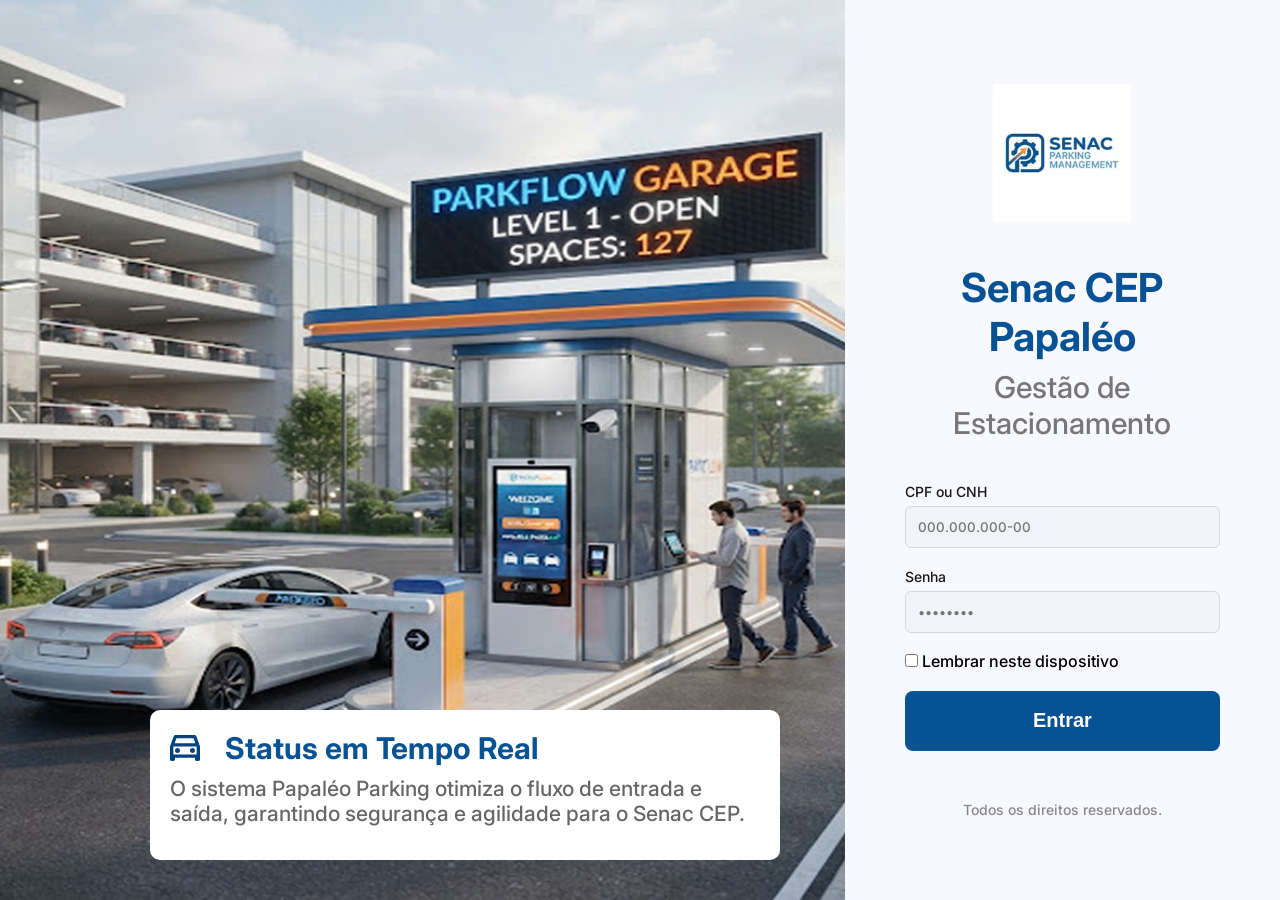
<file: index.html>
<!doctype html>
<html lang="pt-br">
  <head>
    <meta charset="UTF-8" />
    <title>Senac Parking</title>
    <link rel="stylesheet" href="css/style.css" />
    <link rel="stylesheet" href="css/login.css" />

    <link rel="preconnect" href="https://fonts.googleapis.com" />
    <link rel="preconnect" href="https://fonts.gstatic.com" crossorigin />
    <link
      href="https://fonts.googleapis.com/css2?family=Inter:ital,opsz,wght@0,14..32,100..900;1,14..32,100..900&family=Jockey+One&family=Poppins:ital,wght@0,100;0,200;0,300;0,400;0,500;0,600;0,700;0,800;0,900;1,100;1,200;1,300;1,400;1,500;1,600;1,700;1,800;1,900&display=swap"
      rel="stylesheet"
    />
  </head>

  <body>
    <div class="pagina">
      <div class="imagem">
        <img
          src="Teste-senac2/Imagem/Professional parking facility background.png"
        />

        <div class="status">
          <div class="status-header">
            <img src="Teste-senac2/Imagem/Icon-carro-azul.svg" alt="Carro" />
            <h3>Status em Tempo Real</h3>
          </div>

          <p>
            O sistema Papaléo Parking otimiza o fluxo de entrada e saída,
            garantindo segurança e agilidade para o Senac CEP.
          </p>
        </div>
      </div>

      <div class="login">
        <img
          src="Teste-senac2/Imagem/Senac Parking Management Logo.svg"
          alt=""
        />

        <h1>Senac CEP Papaléo</h1>

        <p>Gestão de Estacionamento</p>

        <div>
          <label>CPF ou CNH</label>
          <input type="text" id="usuario" placeholder="000.000.000-00" />

          <label>Senha</label>
          <input type="password" id="senha" placeholder="••••••••" />
          <input type="checkbox" />
          <span>Lembrar neste dispositivo</span>
        </div>

        <div class="lembrar">
          
        </div>

        <button onclick="entrar()">Entrar</button>
        <p id="mensagem"></p>
        <small>Todos os direitos reservados.</small>
      </div>
    </div>

    <script src="script.js"></script>
  </body>
</html>
</file>
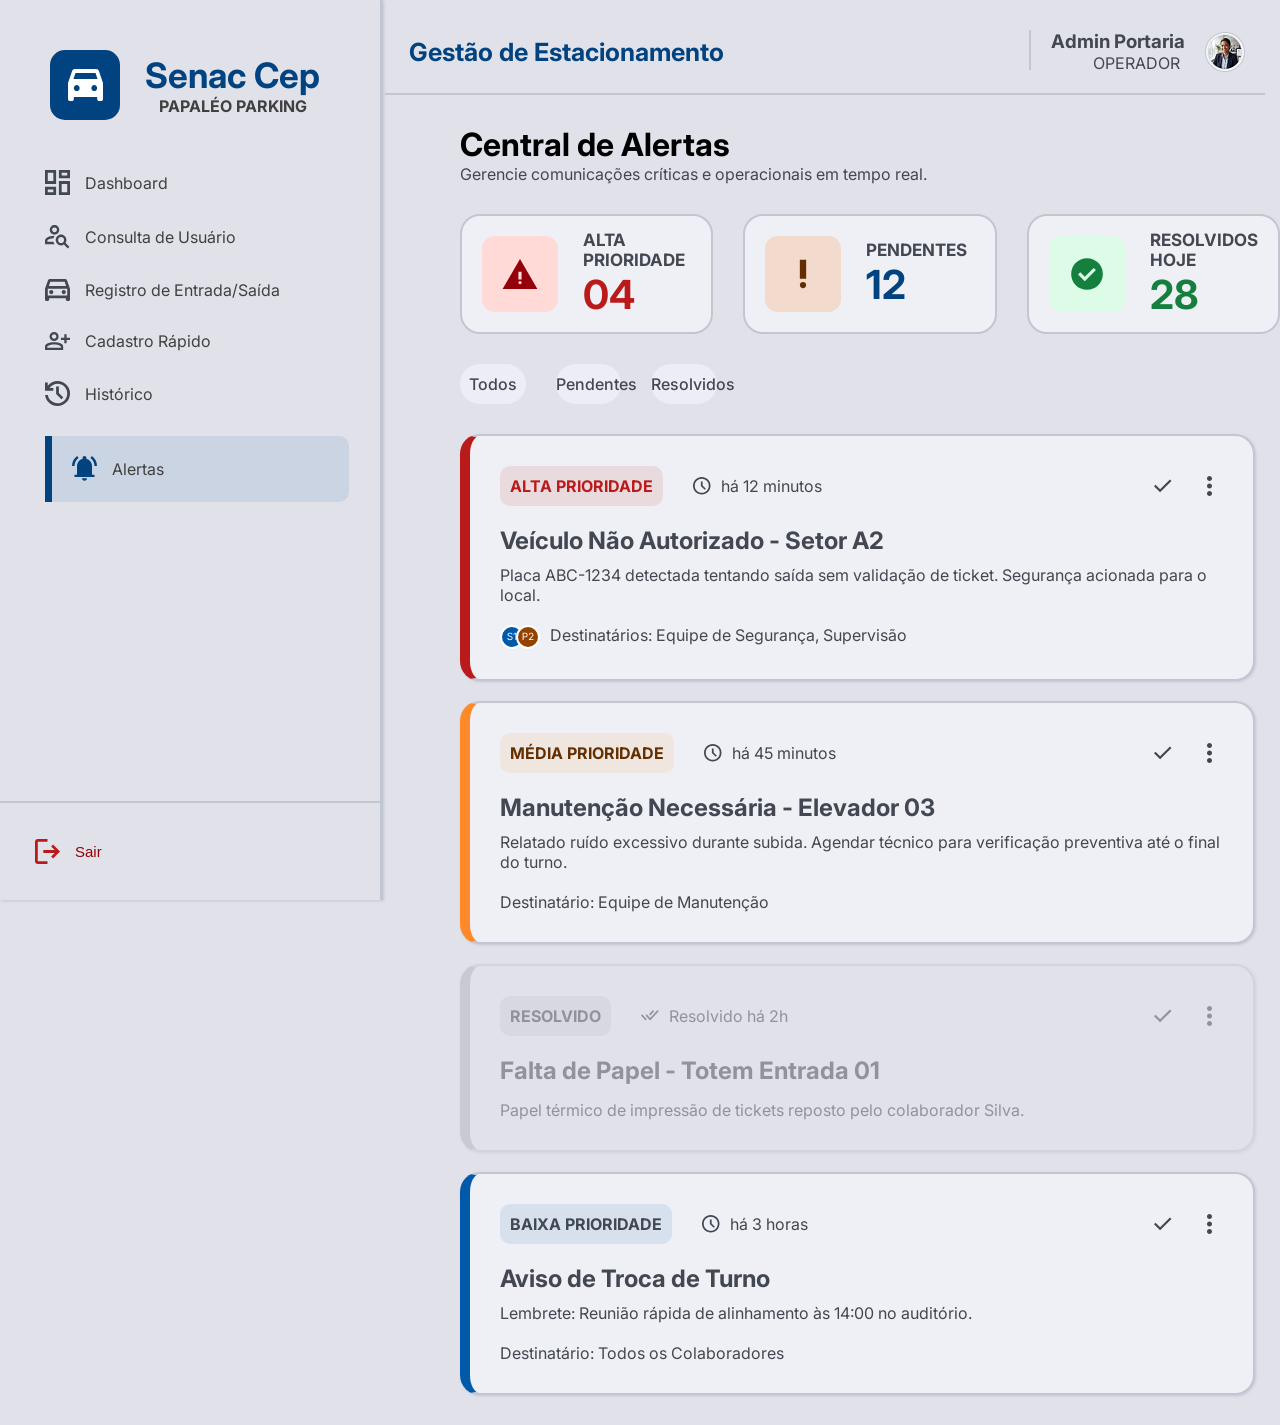
<file: pages/Alerta.html>
<!doctype html>
<html lang="pt-br">
  <head>
    <meta charset="UTF-8" />
    <meta name="viewport" content="width=device-width, initial-scale=1.0" />
    <title>Alertas - Senac Parking</title>

    <link rel="stylesheet" href="../css/style.css" />
    <link rel="stylesheet" href="../css/Alerta.css" />

    <link rel="preconnect" href="https://fonts.googleapis.com" />
    <link rel="preconnect" href="https://fonts.gstatic.com" crossorigin />
    <link
      href="https://fonts.googleapis.com/css2?family=Inter:ital,opsz,wght@0,14..32,100..900;1,14..32,100..900&family=Jockey+One&family=Poppins:ital,wght@0,100;0,200;0,300;0,400;0,500;0,600;0,700;0,800;0,900;1,100;1,200;1,300;1,400;1,500;1,600;1,700;1,800;1,900&display=swap"
      rel="stylesheet"
    />
  </head>

  <body>
    <main>
      <div class="pagina">
        <aside>
          <div class="tituloAside">
            <div class="imagemtituloaside">
              <img src="../Teste-senac2/Imagem/Icon-carro-branco.svg" alt="" />
            </div>

            <div class="nomeLogoAside">
              <h3>Senac Cep</h3>
              <h4>PAPALÉO PARKING</h4>
            </div>
          </div>
          <nav>
            <div class="inconsNav">
              <img src="../Teste-senac2/Imagem/Icon-dashboard.svg" alt="" />
              <a href="#">Dashboard</a>
            </div>
            <div class="inconsNav">
              <img
                src="../Teste-senac2/Imagem/Icon-consultar-usuarios.svg"
                alt=""
              />
              <a href="ConsultaUsuario.html">Consulta de Usuário</a>
            </div>
            <div class="inconsNav">
              <img
                src="../Teste-senac2/Imagem/Icon-registrar-entradas-e-saidas.svg"
                alt=""
              />
              <a href="#">Registro de Entrada/Saída</a>
            </div>
            <div class="inconsNav">
              <img
                src="../Teste-senac2/Imagem/Icon-cadastro-rapido-cinza.svg"
                alt=""
              />
              <a href="cadastro.html">Cadastro Rápido</a>
            </div>
            <div class="inconsNav">
              <img src="../Teste-senac2/Imagem/Icon-historico.svg" alt="" />
              <a href="#">Histórico</a>
            </div>
            <div class="inconsNav cadastroRapido">
              <img src="../Teste-senac2/Imagem/Icon-alertas-azul.svg" alt="" />
              <a href="#">Alertas</a>
            </div>
          </nav>

          <hr />
          <div class="buttonSair">
            <img src="../Teste-senac2/Imagem/Icon-sair.svg" alt="" />
            <button onclick="sair()" class="buttonSair">Sair</button>
          </div>
        </aside>
        <div class="ParteCentral">
          <header>
            <h2>Gestão de Estacionamento</h2>

            <div class="perfilusuario">
              <hr />
              <div>
                <h3>Admin Portaria</h3>
                <p>OPERADOR</p>
              </div>
            </div>
            <img
              src="../Teste-senac2/Imagem/Foto de Perfil do Administrador.png"
              alt=""
            />
          </header>

          <div class="conteudo">
            <div class="tituloConteudo">
              <h1>Central de Alertas</h1>
              <p>
                Gerencie comunicações críticas e operacionais em tempo real.
              </p>
            </div>
            <div class="divPrioridades">
              <div class="altaPrioridade cardPrioridade">
                <img src="../Teste-senac2/Imagem/Icon-Prioridade.svg" alt="" />
                <div>
                  <h3>ALTA PRIORIDADE</h3>
                  <strong class="numeroPrioridade">04</strong>
                </div>
              </div>
              <div class="divPendestes cardPrioridade">
                <img src="../Teste-senac2/Imagem/Icon-Pendentes.svg" alt="" />
                <div>
                  <h3>PENDENTES</h3>
                  <strong class="numeroPendente">12</strong>
                </div>
              </div>
              <div class="divResolvidos cardPrioridade">
                <img src="../Teste-senac2/Imagem/Icon-Resolvidos.svg" alt="" />
                <div>
                  <h3>RESOLVIDOS HOJE</h3>
                  <strong class="numeroResolvidos">28</strong>
                </div>
              </div>
            </div>

            <div class="botoesAtalho">
              <button id="botaoTodos"  class="botoes" onclick="BT_Todos()">Todos</button>

              <button id="botaoPendentes" class="botoes" onclick="BT_Pendentes()">Pendentes</button>

              <button id="botaoResolvidos"  onclick="BT_Resolvidos()" class="botoes">Resolvidos</button>
            </div>

            <div class="divNotificacoes">
              <div class="notificacao1 notificacao " id="altaPrioridade">
                <div class="textoNotificao">
                  <div>
                    <h4>ALTA PRIORIDADE</h4>
                    <div>
                      <img
                        src="../Teste-senac2/Imagem/Icon-relogio.svg"
                        alt=""
                      />
                      <p>há 12 minutos</p>
                    </div>
                  </div>

                  <div>
                    <img src="../Teste-senac2/Imagem/Icon-Check.svg" alt="" />
                    <img
                      class="trespontinho"
                      src="../Teste-senac2/Imagem/Icon-Pontinhos.svg"
                      alt=""
                    />
                  </div>
                </div>
                <h2>Veículo Não Autorizado - Setor A2</h2>
                <p class="texto">
                  Placa ABC-1234 detectada tentando saída sem validação de
                  ticket. Segurança acionada para o local.
                </p>
                <div>
                  <img
                    src="../Teste-senac2/Imagem/Icon-Destinatario.svg"
                    alt=""
                  />
                  <p>Destinatários: Equipe de Segurança, Supervisão</p>
                </div>
              </div>

              <div class="notificacao2 notificacao" id="mediaPrioridade">
                <div class="textoNotificao">
                  <div>
                    <h4>MÉDIA PRIORIDADE</h4>
                    <div>
                      <img
                        src="../Teste-senac2/Imagem/Icon-relogio.svg"
                        alt=""
                      />
                      <p>há 45 minutos</p>
                    </div>
                  </div>

                  <div>
                    <img src="../Teste-senac2/Imagem/Icon-Check.svg" alt="" />
                    <img
                      class="trespontinho"
                      src="../Teste-senac2/Imagem/Icon-Pontinhos.svg"
                      alt=""
                    />
                  </div>
                </div>
                <h2>Manutenção Necessária - Elevador 03</h2>
                <p class="texto">
                  Relatado ruído excessivo durante subida. Agendar técnico para verificação preventiva até o final do turno.
                </p>
                <div>
                  <p>Destinatário: Equipe de Manutenção</p>
                </div>
              </div>

              <div class="notificacao3 notificacao" id="resolvido">
                <div class="textoNotificao">
                  <div>
                    <h4>RESOLVIDO</h4>
                    <div>
                      <img
                        src="../Teste-senac2/Imagem/Icon-cheked.svg"
                        alt=""
                      />
                      <p>Resolvido há 2h</p>
                    </div>
                  </div>

                  <div>
                    <img src="../Teste-senac2/Imagem/Icon-Check.svg" alt="" />
                    <img
                      class="trespontinho"
                      src="../Teste-senac2/Imagem/Icon-Pontinhos.svg"
                      alt=""
                    />
                  </div>
                </div>
                <h2>Falta de Papel - Totem Entrada 01</h2>
                <p class="texto">
                 Papel térmico de impressão de tickets reposto pelo colaborador Silva.
                </p>
               
              </div>

              <div class="notificacao4 notificacao" id="baixaPrioridade">
                <div class="textoNotificao">
                  <div>
                    <h4>BAIXA PRIORIDADE</h4>
                    <div>
                      <img
                        src="../Teste-senac2/Imagem/Icon-relogio.svg"
                        alt=""
                      />
                      <p>há 3 horas</p>
                    </div>
                  </div>

                  <div>
                    <img src="../Teste-senac2/Imagem/Icon-Check.svg" alt="" />
                    <img
                      class="trespontinho"
                      src="../Teste-senac2/Imagem/Icon-Pontinhos.svg"
                      alt=""
                    />
                  </div>
                </div>
                <h2>Aviso de Troca de Turno</h2>
                <p class="texto">
                  Lembrete: Reunião rápida de alinhamento às 14:00 no auditório.
                </p>
                <div>
                 
                  <p>Destinatário: Todos os Colaboradores </p>
                </div>
              </div>

              
          </div>
        </div>
      </div>
    </main>

    <script src="../script.js"></script>
  </body>
</html>
</file>
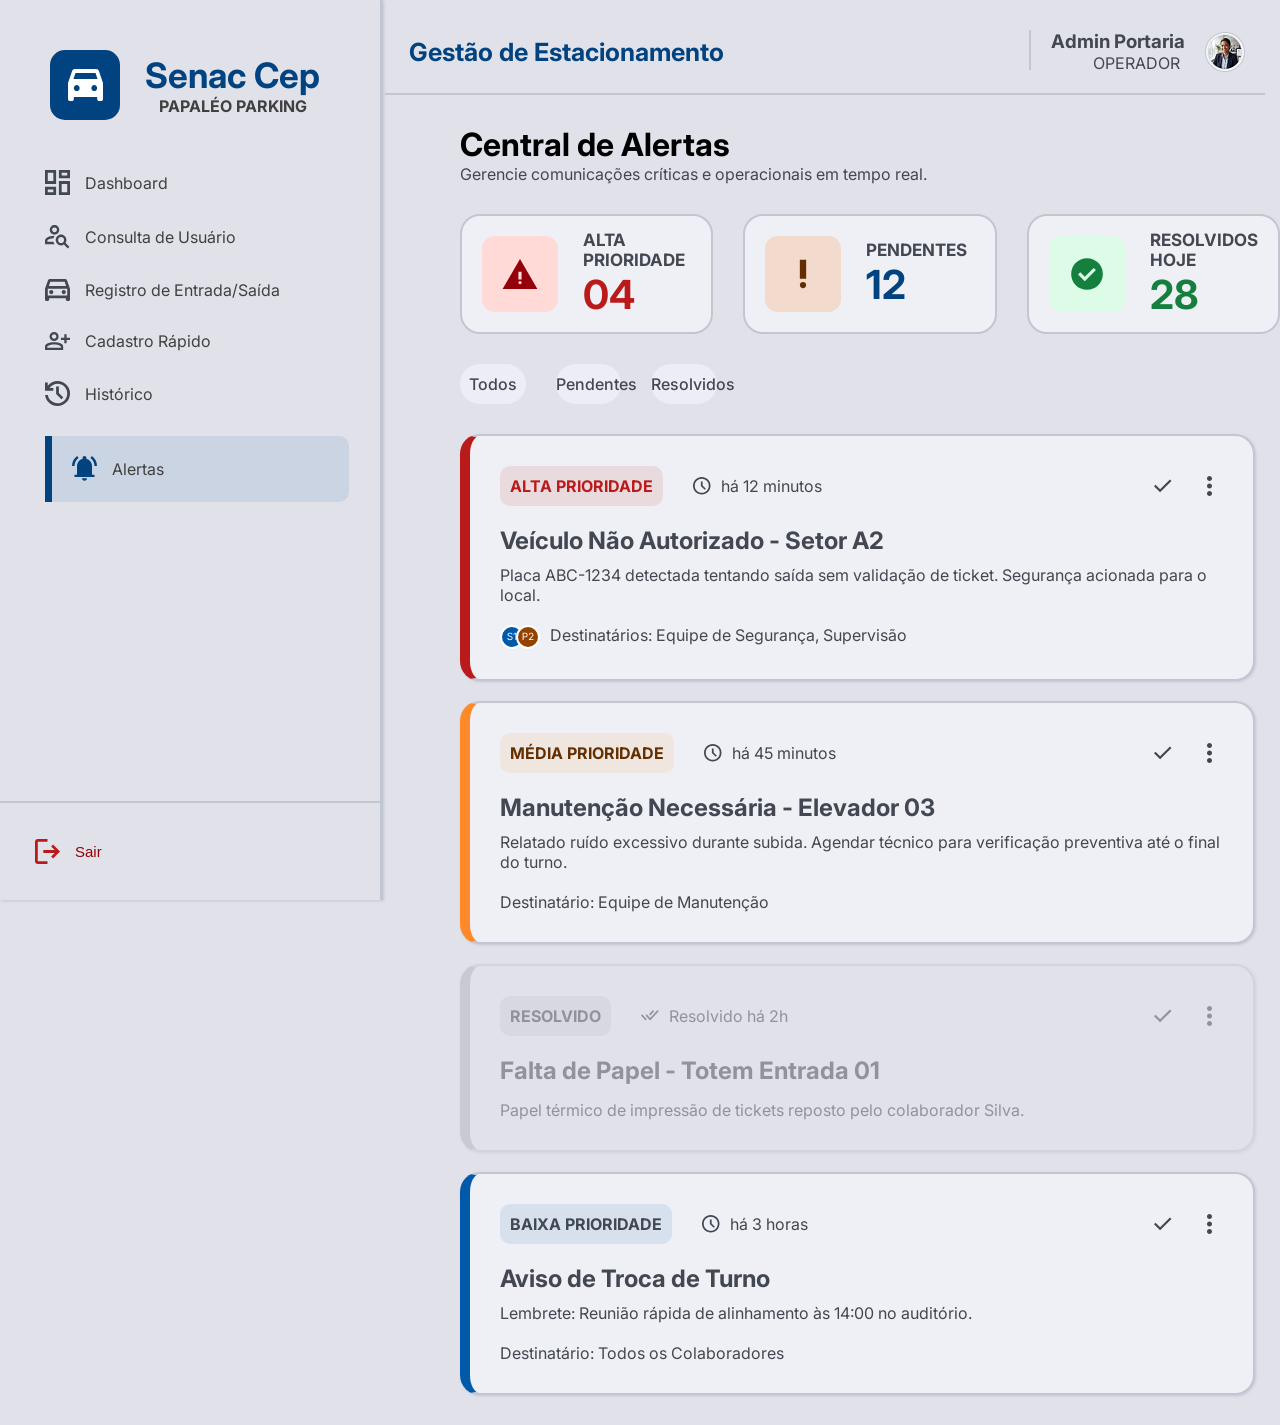
<file: pages/alerta.html>
<!doctype html>
<html lang="pt-br">
  <head>
    <meta charset="UTF-8" />
    <meta name="viewport" content="width=device-width, initial-scale=1.0" />

    <title>Alertas - Senac Parking</title>

    <link rel="stylesheet" href="../css/style.css" />
    <link rel="stylesheet" href="../css/Alerta.css" />

    <link rel="preconnect" href="https://fonts.googleapis.com" />
    <link rel="preconnect" href="https://fonts.gstatic.com" crossorigin />

    <link
      href="https://fonts.googleapis.com/css2?family=Inter:ital,opsz,wght@0,14..32,100..900;1,14..32,100..900&family=Jockey+One&family=Poppins:ital,wght@0,100;0,200;0,300;0,400;0,500;0,600;0,700;0,800;0,900;1,100;1,200;1,300;1,400;1,500;1,600;1,700;1,800;1,900&display=swap"
      rel="stylesheet"
    />
  </head>

  <body>
    <main>
      <div class="pagina">

        <!-- MENU LATERAL -->
        <aside>
          <div class="tituloAside">
            <div class="imagemtituloaside">
              <img
                src="../Teste-senac2/Imagem/Icon-carro-branco.svg"
                alt=""
              />
            </div>

            <div class="nomeLogoAside">
              <h3>Senac Cep</h3>
              <h4>PAPALÉO PARKING</h4>
            </div>
          </div>

          <nav>
            <div class="inconsNav">
              <img
                src="../Teste-senac2/Imagem/Icon-dashboard.svg"
                alt=""
              />
              <a href="dashboard.html">Dashboard</a>
            </div>

            <div class="inconsNav">
              <img
                src="../Teste-senac2/Imagem/Icon-consultar-usuarios.svg"
                alt=""
              />
              <a href="consultaUsuario.html">Consulta de Usuário</a>
            </div>

            <div class="inconsNav">
              <img
                src="../Teste-senac2/Imagem/Icon-registrar-entradas-e-saidas.svg"
                alt=""
              />
              <a href="registro.html">Registro de Entrada/Saída</a>
            </div>

            <div class="inconsNav">
              <img
                src="../Teste-senac2/Imagem/Icon-cadastro-rapido-cinza.svg"
                alt=""
              />
              <a href="cadastro.html">Cadastro Rápido</a>
            </div>

            <div class="inconsNav">
              <img
                src="../Teste-senac2/Imagem/Icon-historico.svg"
                alt=""
              />
              <a href="historico.html">Histórico</a>
            </div>

            <div class="inconsNav cadastroRapido">
              <img
                src="../Teste-senac2/Imagem/Icon-alertas-azul.svg"
                alt=""
              />
              <a href="#">Alertas</a>
            </div>
          </nav>

          <hr />

          <div class="buttonSair">
            <img
              src="../Teste-senac2/Imagem/Icon-sair.svg"
              alt=""
            />

            <button
              onclick="sair()"
              class="buttonSair"
            >
              Sair
            </button>
          </div>
        </aside>

        <!-- PARTE CENTRAL -->
        <div class="ParteCentral">

          <!-- CABEÇALHO -->
          <header>
            <h2>Gestão de Estacionamento</h2>

            <div class="perfilusuario">
              <hr />

              <div>
                <h3>Admin Portaria</h3>
                <p>OPERADOR</p>
              </div>
            </div>

            <img
              src="../Teste-senac2/Imagem/Foto de Perfil do Administrador.png"
              alt=""
            />
          </header>

          <!-- CONTEÚDO -->
          <div class="conteudo">

            <div class="tituloConteudo">
              <h1>Central de Alertas</h1>

              <p>
                Gerencie comunicações críticas e operacionais em tempo real.
              </p>
            </div>

            <!-- CARDS DE PRIORIDADE -->
            <div class="divPrioridades">

              <div class="altaPrioridade cardPrioridade">
                <img
                  src="../Teste-senac2/Imagem/Icon-Prioridade.svg"
                  alt=""
                />

                <div>
                  <h3>ALTA PRIORIDADE</h3>
                  <strong class="numeroPrioridade">04</strong>
                </div>
              </div>

              <div class="divPendestes cardPrioridade">
                <img
                  src="../Teste-senac2/Imagem/Icon-Pendentes.svg"
                  alt=""
                />

                <div>
                  <h3>PENDENTES</h3>
                  <strong class="numeroPendente">12</strong>
                </div>
              </div>

              <div class="divResolvidos cardPrioridade">
                <img
                  src="../Teste-senac2/Imagem/Icon-Resolvidos.svg"
                  alt=""
                />

                <div>
                  <h3>RESOLVIDOS HOJE</h3>
                  <strong class="numeroResolvidos">28</strong>
                </div>
              </div>

            </div>

            <!-- FILTROS -->
            <div class="botoesAtalho">

              <button
                id="botaoTodos"
                class="botoes"
                onclick="BT_Todos()"
              >
                Todos
              </button>

              <button
                id="botaoPendentes"
                class="botoes"
                onclick="BT_Pendentes()"
              >
                Pendentes
              </button>

              <button
                id="botaoResolvidos"
                class="botoes"
                onclick="BT_Resolvidos()"
              >
                Resolvidos
              </button>

            </div>

            <!-- NOTIFICAÇÕES -->
            <div class="divNotificacoes">

              <!-- ALERTA 1 -->
              <div
                class="notificacao1 notificacao"
                id="altaPrioridade"
              >
                <div class="textoNotificao">

                  <div>
                    <h4>ALTA PRIORIDADE</h4>

                    <div>
                      <img
                        src="../Teste-senac2/Imagem/Icon-relogio.svg"
                        alt=""
                      />

                      <p>há 12 minutos</p>
                    </div>
                  </div>

                  <div>
                    <img
                      src="../Teste-senac2/Imagem/Icon-Check.svg"
                      alt=""
                    />

                    <img
                      class="trespontinho"
                      src="../Teste-senac2/Imagem/Icon-Pontinhos.svg"
                      alt=""
                    />
                  </div>

                </div>

                <h2>
                  Veículo Não Autorizado - Setor A2
                </h2>

                <p class="texto">
                  Placa ABC-1234 detectada tentando saída sem validação de
                  ticket. Segurança acionada para o local.
                </p>

                <div>
                  <img
                    src="../Teste-senac2/Imagem/Icon-Destinatario.svg"
                    alt=""
                  />

                  <p>
                    Destinatários: Equipe de Segurança, Supervisão
                  </p>
                </div>
              </div>

              <!-- ALERTA 2 -->
              <div
                class="notificacao2 notificacao"
                id="mediaPrioridade"
              >
                <div class="textoNotificao">

                  <div>
                    <h4>MÉDIA PRIORIDADE</h4>

                    <div>
                      <img
                        src="../Teste-senac2/Imagem/Icon-relogio.svg"
                        alt=""
                      />

                      <p>há 45 minutos</p>
                    </div>
                  </div>

                  <div>
                    <img
                      src="../Teste-senac2/Imagem/Icon-Check.svg"
                      alt=""
                    />

                    <img
                      class="trespontinho"
                      src="../Teste-senac2/Imagem/Icon-Pontinhos.svg"
                      alt=""
                    />
                  </div>

                </div>

                <h2>
                  Manutenção Necessária - Elevador 03
                </h2>

                <p class="texto">
                  Relatado ruído excessivo durante subida. Agendar técnico
                  para verificação preventiva até o final do turno.
                </p>

                <div>
                  <p>
                    Destinatário: Equipe de Manutenção
                  </p>
                </div>
              </div>

              <!-- ALERTA 3 -->
              <div
                class="notificacao3 notificacao"
                id="resolvido"
              >
                <div class="textoNotificao">

                  <div>
                    <h4>RESOLVIDO</h4>

                    <div>
                      <img
                        src="../Teste-senac2/Imagem/Icon-cheked.svg"
                        alt=""
                      />

                      <p>Resolvido há 2h</p>
                    </div>
                  </div>

                  <div>
                    <img
                      src="../Teste-senac2/Imagem/Icon-Check.svg"
                      alt=""
                    />

                    <img
                      class="trespontinho"
                      src="../Teste-senac2/Imagem/Icon-Pontinhos.svg"
                      alt=""
                    />
                  </div>

                </div>

                <h2>
                  Falta de Papel - Totem Entrada 01
                </h2>

                <p class="texto">
                  Papel térmico de impressão de tickets reposto pelo
                  colaborador Silva.
                </p>
              </div>

              <!-- ALERTA 4 -->
              <div
                class="notificacao4 notificacao"
                id="baixaPrioridade"
              >
                <div class="textoNotificao">

                  <div>
                    <h4>BAIXA PRIORIDADE</h4>

                    <div>
                      <img
                        src="../Teste-senac2/Imagem/Icon-relogio.svg"
                        alt=""
                      />

                      <p>há 3 horas</p>
                    </div>
                  </div>

                  <div>
                    <img
                      src="../Teste-senac2/Imagem/Icon-Check.svg"
                      alt=""
                    />

                    <img
                      class="trespontinho"
                      src="../Teste-senac2/Imagem/Icon-Pontinhos.svg"
                      alt=""
                    />
                  </div>

                </div>

                <h2>
                  Aviso de Troca de Turno
                </h2>

                <p class="texto">
                  Lembrete: Reunião rápida de alinhamento às 14:00 no
                  auditório.
                </p>

                <div>
                  <p>
                    Destinatário: Todos os Colaboradores
                  </p>
                </div>
              </div>

            </div>
            <!-- FIM .divNotificacoes -->

          </div>
          <!-- FIM .conteudo -->

        </div>
        <!-- FIM .ParteCentral -->

      </div>
      <!-- FIM .pagina -->

    </main>

    <script src="../script.js"></script>
  </body>
</html>
</file>
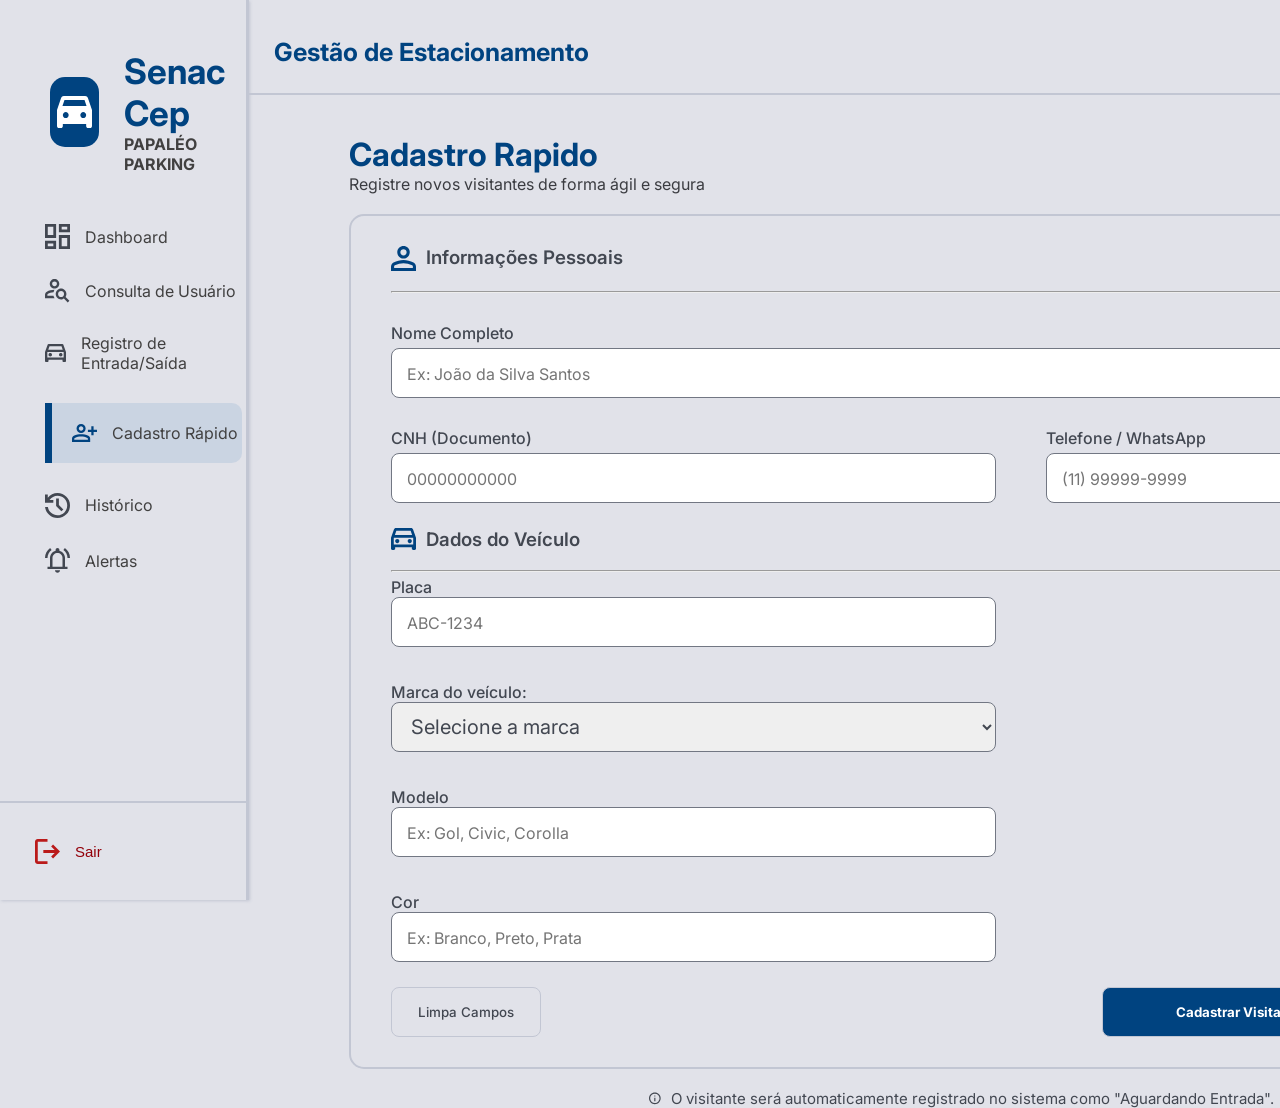
<file: pages/cadastro.html>
<!doctype html>
<html lang="pt-br">
  <head>
    <meta charset="UTF-8" />
    <meta name="viewport" content="width=device-width, initial-scale=1.0" />
    <title>Cadastro Rápido - Senac Parking</title>

    <link rel="stylesheet" href="../css/style.css" />
    <link rel="stylesheet" href="../css/cadastro.css" />

    <link rel="preconnect" href="https://fonts.googleapis.com" />
    <link rel="preconnect" href="https://fonts.gstatic.com" crossorigin />
    <link
      href="https://fonts.googleapis.com/css2?family=Inter:ital,opsz,wght@0,14..32,100..900;1,14..32,100..900&family=Jockey+One&family=Poppins:ital,wght@0,100;0,200;0,300;0,400;0,500;0,600;0,700;0,800;0,900;1,100;1,200;1,300;1,400;1,500;1,600;1,700;1,800;1,900&display=swap"
      rel="stylesheet"
    />

   
  </head>

  <body>
    <main>
      <div class="pagina">
        <aside>
          <div class="tituloAside">
            <div class="imagemtituloaside">
              <img src="../Teste-senac2/Imagem/Icon-carro-branco.svg" alt="" />
            </div>

            <div class="nomeLogoAside">
              <h3>Senac Cep</h3>
              <h4>PAPALÉO PARKING</h4>
            </div>
          </div>
          <nav>
            <div class="inconsNav">
              <img src="../Teste-senac2/Imagem/Icon-dashboard.svg" alt="" />
              <a href="dashboard.html">Dashboard</a>
            </div>
            <div class="inconsNav">
              <img
                src="../Teste-senac2/Imagem/Icon-consultar-usuarios.svg"
                alt=""
              />
              <a href="consultaUsuario.html">Consulta de Usuário</a>
            </div>
            <div class="inconsNav">
              <img
                src="../Teste-senac2/Imagem/Icon-registrar-entradas-e-saidas.svg"
                alt=""
              />
              <a href="registro.html">Registro de Entrada/Saída</a>
            </div>
            <div class="inconsNav cadastroRapido">
              <img
                src="../Teste-senac2/Imagem/Icon-cadastro-rapido.svg"
                alt=""
              />
              <a href="#">Cadastro Rápido</a>
            </div>
            <div class="inconsNav">
              <img src="../Teste-senac2/Imagem/Icon-historico.svg" alt="" />
              <a href="historico.html">Histórico</a>
            </div>
            <div class="inconsNav">
              <img src="../Teste-senac2/Imagem/Icon-alertas.svg" alt="" />
              <a href="alerta.html">Alertas</a>
            </div>
          </nav>

          <hr />
          <div class="buttonSair">
            <img src="../Teste-senac2/Imagem/Icon-sair.svg" alt="" />
            <button onclick="sair()" class="buttonSair">Sair</button>
          </div>
        </aside>
        <div class="ParteCentral">
          <header>
            <h2>Gestão de Estacionamento</h2>

            <div class="perfilusuario">
              <hr />
              <div>
                <h3>Admin Portaria</h3>
                <p>OPERADOR</p>
              </div>
            </div>
            <img
              src="../Teste-senac2/Imagem/Foto de Perfil do Administrador.png"
              alt=""
            />
          </header>
          <div class="titulo">
            <h1>Cadastro Rapido</h1>
            <p>Registre novos visitantes de forma ágil e segura</p>
          </div>

          <div class="divCadastro">
            <div class="info">
              <img
                src="../Teste-senac2/Imagem/Icon-informacoes-pessoais.svg"
                alt=""
              />
              <h3>Informações Pessoais</h3>
            </div>

            <hr />

            <form id="form">
              <div class="inputdecima">
                <label for="nome">Nome Completo</label>
                <input
                  id="nome"
                  name="nome"
                  type="text"
                  class="nome"
                  placeholder="Ex: João da Silva Santos"
                  required
                />
                <div class="inputdecima2">
                  <div>
                    <label for="cnh">CNH (Documento)</label>
                    <input
                      id="cnh"
                      name="cnh"
                      type=""
                      class="escreve"
                      placeholder="00000000000"
                      required
                    />
                  </div>
                  <div>
                    <label for="telefone">Telefone / WhatsApp</label>
                    <input
                      id="telefone"
                      name="telefone"
                      type="tel"
                      class="escreve"
                      placeholder="(11) 99999-9999"
                      required
                    />
                  </div>
                </div>
              </div>

              <div class="info infodebaixo">
                <img
                  src="../Teste-senac2/Imagem/Icon-carro-azul.svg"
                  alt="carro azul"
                />
                <h3>Dados do Veículo</h3>
              </div>

              <hr />

              <div class="divDadosVeiculo">
                <div class="labDadosVeiculo">
                  <label for="placa">Placa</label>
                  <input
                    id="placa"
                    name="placa"
                    type="text"
                    placeholder="ABC-1234"
                    required
                  />
                </div>

                <div class="labDadosVeiculo" required>
                  <label for="marca">Marca do veículo:</label>
                  <select id="marca" name="marca" >
                    <option value="">Selecione a marca</option>
                    <option value="chevrolet">Chevrolet</option>
                    <option value="fiat">Fiat</option>
                    <option value="ford">Ford</option>
                    <option value="volkswagen">Volkswagen</option>
                    <option value="toyota">Toyota</option>
                    <option value="honda">Honda</option>
                    <option value="hyundai">Hyundai</option>
                    <option value="nissan">Nissan</option>
                    <option value="renault">Renault</option>
                    <option value="peugeot">Peugeot</option>
                    <option value="citroen">Citroën</option>
                    <option value="jeep">Jeep</option>
                    <option value="bmw">BMW</option>
                    <option value="mercedes">Mercedes-Benz</option>
                    <option value="audi">Audi</option>
                    <option value="yamaha">Yamaha</option>
                    <option value="honda-motos">Honda</option>
                    <option value="suzuki">Suzuki</option>
                    <option value="kawasaki">Kawasaki</option>
                    <option value="bmw-motos">BMW Motorrad</option>
                    <option value="ducati">Ducati</option>
                    <option value="triumph">Triumph</option>
                    <option value="harley">Harley-Davidson</option>
                  </select>
                </div>
                <div class="labDadosVeiculo">
                  <label for="modelo">Modelo</label>
                  <input
                    id="modelo"
                    name="modelo"
                    type="text"
                    placeholder="Ex: Gol, Civic, Corolla"
                    required
                  />
                </div>
                <div class="labDadosVeiculo">
                  <label for="cor">Cor</label>
                  <input
                    id="cor"
                    name="cor"
                    type="text"
                    placeholder="Ex: Branco, Preto, Prata"
                    required
                  />
                </div>
              </div>

              <div class="divbutoes">
                <button type="reset" class="botao1">Limpa Campos</button>
                <button type="submit" class="botao2">
                  Cadastrar Visitante
                  <img
                    src="../Teste-senac2/Imagem/Icon-Seta-Button.svg"
                    alt=""
                  />
                </button>
              </div>
            </form>
          </div>
          <footer>
            <img src="../Teste-senac2/Imagem/Icon-!.svg" alt="" />
            <p>
              O visitante será automaticamente registrado no sistema como
              "Aguardando Entrada".
            </p>
          </footer>
        </div>
      </div>
    </main>
     <script src="../validacao.js"></script>
    <script src="../script.js"></script>
  </body>
</html>
</file>
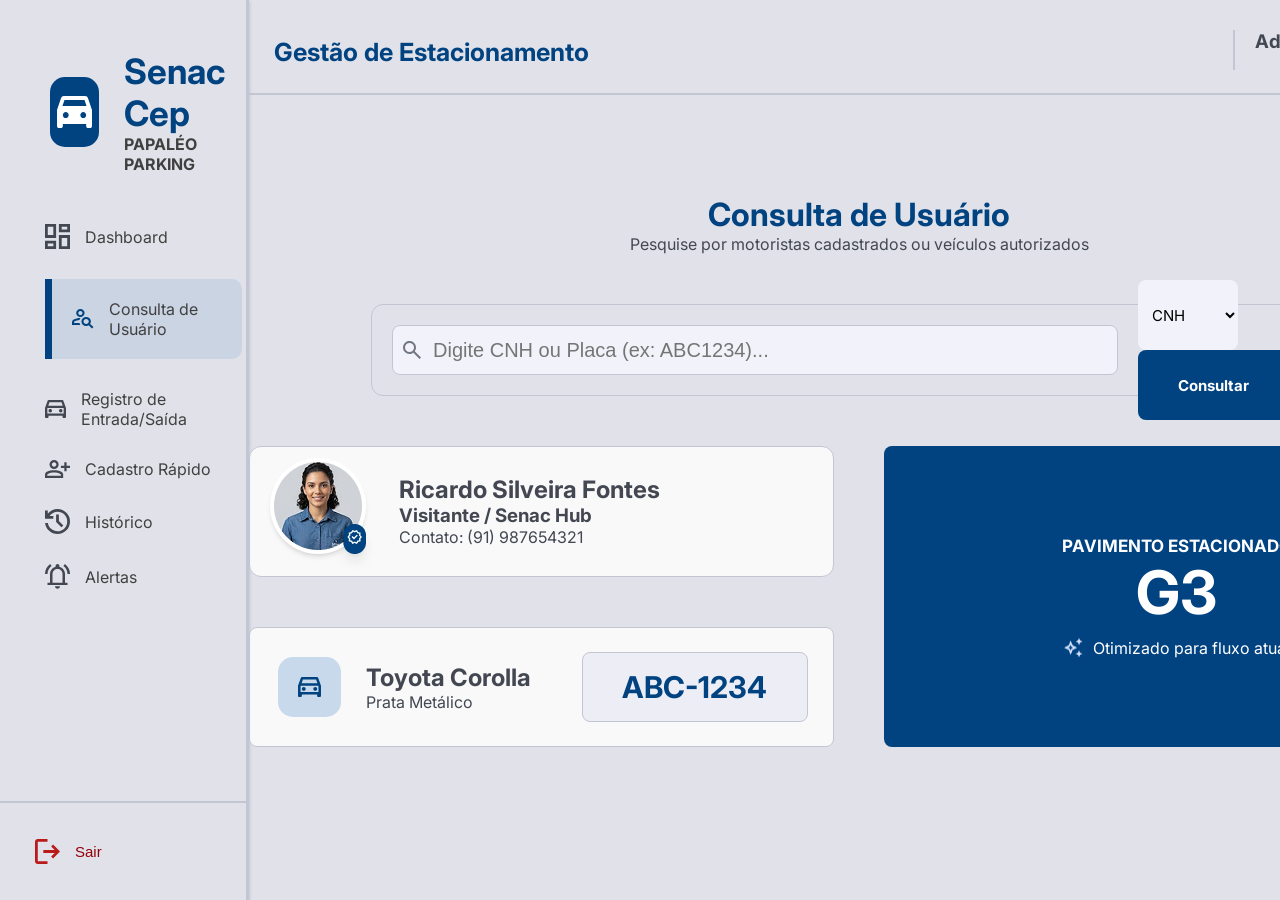
<file: pages/Consulta.html>
<!doctype html>
<html lang="pt-br">
  <head>
    <meta charset="UTF-8" />
    <meta name="viewport" content="width=device-width, initial-scale=1.0" />
    <title>Consulta de Usuário - Senac Parking</title>

    <link rel="stylesheet" href="../css/style.css" />
    <link rel="stylesheet" href="../css/consulta.css" />

    <link rel="preconnect" href="https://fonts.googleapis.com" />
    <link rel="preconnect" href="https://fonts.gstatic.com" crossorigin />
    <link
      href="https://fonts.googleapis.com/css2?family=Inter:ital,opsz,wght@0,14..32,100..900;1,14..32,100..900&family=Jockey+One&family=Poppins:ital,wght@0,100;0,200;0,300;0,400;0,500;0,600;0,700;0,800;0,900;1,100;1,200;1,300;1,400;1,500;1,600;1,700;1,800;1,900&display=swap"
      rel="stylesheet"
    />
  </head>

  <body>
    <main>
      <div class="pagina">
        <aside>
          <div class="tituloAside">
            <div class="imagemtituloaside">
              <img src="../Teste-senac2/Imagem/Icon-carro-branco.svg" alt="" />
            </div>

            <div class="nomeLogoAside">
              <h3>Senac Cep</h3>
              <h4>PAPALÉO PARKING</h4>
            </div>
          </div>
          <nav>
            <div class="inconsNav">
              <img src="../Teste-senac2/Imagem/Icon-dashboard.svg" alt="" />
              <a href="#">Dashboard</a>
            </div>
            <div class="inconsNav cadastroRapido">
              <img
                src="../Teste-senac2/Imagem/Icon-consultar-usuarios-azul.svg"
                alt=""
              />
              <a href="#">Consulta de Usuário</a>
            </div>
            <div class="inconsNav">
              <img
                src="../Teste-senac2/Imagem/Icon-registrar-entradas-e-saidas.svg"
                alt=""
              />
              <a href="#">Registro de Entrada/Saída</a>
            </div>
            <div class="inconsNav">
              <img
                src="../Teste-senac2/Imagem/Icon-cadastro-rapido-cinza.svg"
                alt=""
              />
              <a href="cadastro.html">Cadastro Rápido</a>
            </div>
            <div class="inconsNav">
              <img src="../Teste-senac2/Imagem/Icon-historico.svg" alt="" />
              <a href="#">Histórico</a>
            </div>
            <div class="inconsNav">
              <img src="../Teste-senac2/Imagem/Icon-alertas.svg" alt="" />
              <a href="Alerta.html">Alertas</a>
            </div>
          </nav>

          <hr />
          <div class="buttonSair">
            <img src="../Teste-senac2/Imagem/Icon-sair.svg" alt="" />
            <button onclick="sair()" class="buttonSair">Sair</button>
          </div>
        </aside>
        <div class="ParteCentral">
          <header>
            <h2>Gestão de Estacionamento</h2>

            <div class="perfilusuario">
              <hr />
              <div>
                <h3>Admin Portaria</h3>
                <p>OPERADOR</p>
              </div>
            </div>
            <img
              src="../Teste-senac2/Imagem/Foto de Perfil do Administrador.png"
              alt=""
            />
          </header>

          <div class="conteudo">
            <h1>Consulta de Usuário</h1>
            <p>Pesquise por motoristas cadastrados ou veículos autorizados</p>

            <div class="barraBusca">
              <input
                id="consultaInput"
                type="busca"
                placeholder="Digite CNH ou Placa (ex: ABC1234)..."
              />

              <div>
                <select name="busca" id="busca">
                  <option value="1">CNH</option>

                  <option value="2">PLACA</option>
                </select>

                <button onclick="buscaCnhOuplaca()">Consultar</button>
              </div>
            </div>

            <div class="partedebaixo">
              <div class="parteInfo">
                <div>
                  <div class="textoinfo">
                    <img
                      src="../Teste-senac2/Imagem/foto-consulta.png"
                      alt=""
                    />
                    <div>
                      <h2>Ricardo Silveira Fontes</h2>
                      <h3>Visitante / Senac Hub</h3>
                      <p>Contato: (91) 987654321</p>
                    </div>
                  </div>
                </div>

                <div class="infoCarro">
                  <img
                    src="../Teste-senac2/Imagem/Icon-carro-azul.svg"
                    alt=""
                  />
                  <div class="textoinfocarro">
                    <h2>Toyota Corolla</h2>
                    <p>Prata Metálico</p>
                  </div>
                  <div class="naosei">
                    <strong>ABC-1234</strong>
                  </div>
                </div>
              </div>

              <div class="parteAzul">
                <h2>PAVIMENTO ESTACIONADO</h2>
                <strong>G3</strong>
                <div>
                  <img
                    src="../Teste-senac2/Imagem/Icon-estrelinha.png"
                    alt=""
                  />
                  <p>Otimizado para fluxo atual</p>
                </div>
              </div>
            </div>
          </div>
        </div>
      </div>
    </main>

    <script src="../script.js"></script>
  </body>
</html>
</file>
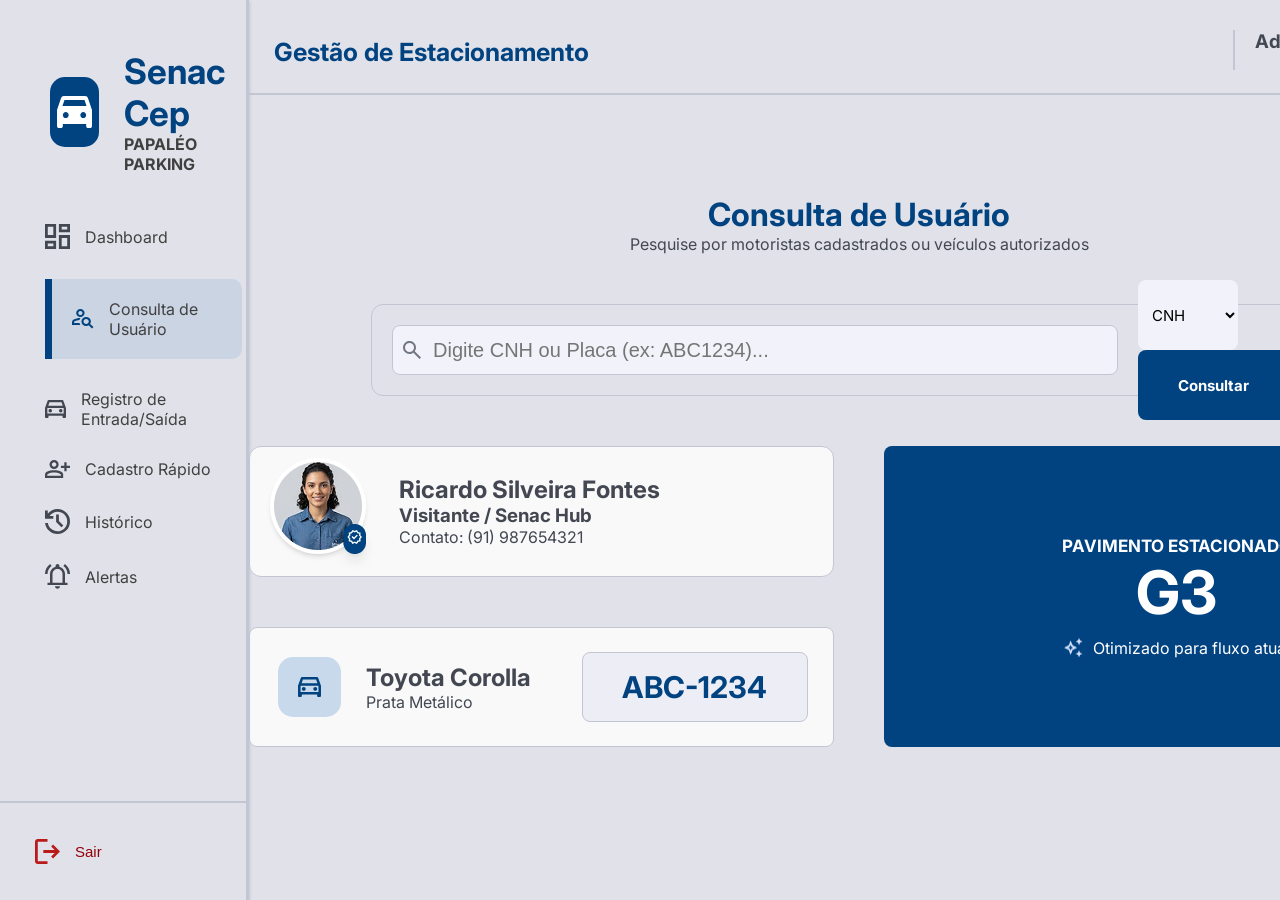
<file: pages/consulta.html>
<!doctype html>
<html lang="pt-br">
  <head>
    <meta charset="UTF-8" />
    <meta name="viewport" content="width=device-width, initial-scale=1.0" />
    <title>Consulta de Usuário - Senac Parking</title>

    <link rel="stylesheet" href="../css/style.css" />
    <link rel="stylesheet" href="../css/consulta.css" />

    <link rel="preconnect" href="https://fonts.googleapis.com" />
    <link rel="preconnect" href="https://fonts.gstatic.com" crossorigin />
    <link
      href="https://fonts.googleapis.com/css2?family=Inter:ital,opsz,wght@0,14..32,100..900;1,14..32,100..900&family=Jockey+One&family=Poppins:ital,wght@0,100;0,200;0,300;0,400;0,500;0,600;0,700;0,800;0,900;1,100;1,200;1,300;1,400;1,500;1,600;1,700;1,800;1,900&display=swap"
      rel="stylesheet"
    />
  </head>

  <body>
    <main>
      <div class="pagina">
        <aside>
          <div class="tituloAside">
            <div class="imagemtituloaside">
              <img src="../Teste-senac2/Imagem/Icon-carro-branco.svg" alt="" />
            </div>

            <div class="nomeLogoAside">
              <h3>Senac Cep</h3>
              <h4>PAPALÉO PARKING</h4>
            </div>
          </div>
          <nav>
            <div class="inconsNav">
              <img src="../Teste-senac2/Imagem/Icon-dashboard.svg" alt="" />
              <a href="dashboard.html">Dashboard</a>
            </div>
            <div class="inconsNav cadastroRapido">
              <img
                src="../Teste-senac2/Imagem/Icon-consultar-usuarios-azul.svg"
                alt=""
              />
              <a href="#">Consulta de Usuário</a>
            </div>
            <div class="inconsNav">
              <img
                src="../Teste-senac2/Imagem/Icon-registrar-entradas-e-saidas.svg"
                alt=""
              />
              <a href="registro.html">Registro de Entrada/Saída</a>
            </div>
            <div class="inconsNav">
              <img
                src="../Teste-senac2/Imagem/Icon-cadastro-rapido-cinza.svg"
                alt=""
              />
              <a href="cadastro.html">Cadastro Rápido</a>
            </div>
            <div class="inconsNav">
              <img src="../Teste-senac2/Imagem/Icon-historico.svg" alt="" />
              <a href="historico.html">Histórico</a>
            </div>
            <div class="inconsNav">
              <img src="../Teste-senac2/Imagem/Icon-alertas.svg" alt="" />
              <a href="alerta.html">Alertas</a>
            </div>
          </nav>

          <hr />
          <div class="buttonSair">
            <img src="../Teste-senac2/Imagem/Icon-sair.svg" alt="" />
            <button onclick="sair()" class="buttonSair">Sair</button>
          </div>
        </aside>
        <div class="ParteCentral">
          <header>
            <h2>Gestão de Estacionamento</h2>

            <div class="perfilusuario">
              <hr />
              <div>
                <h3>Admin Portaria</h3>
                <p>OPERADOR</p>
              </div>
            </div>
            <img
              src="../Teste-senac2/Imagem/Foto de Perfil do Administrador.png"
              alt=""
            />
          </header>

          <div class="conteudo">
            <h1>Consulta de Usuário</h1>
            <p>Pesquise por motoristas cadastrados ou veículos autorizados</p>

            <div class="barraBusca">
              <input
                id="consultaInput"
                type="busca"
                placeholder="Digite CNH ou Placa (ex: ABC1234)..."
              />

              <div>
                <select name="busca" id="busca">
                  <option value="1">CNH</option>

                  <option value="2">PLACA</option>
                </select>

                <button onclick="buscaCnhOuplaca()">Consultar</button>
              </div>
            </div>

            <div class="partedebaixo">
              <div class="parteInfo">
                <div>
                  <div class="textoinfo">
                    <img
                      src="../Teste-senac2/Imagem/foto-consulta.png"
                      alt=""
                    />
                    <div>
                      <h2>Ricardo Silveira Fontes</h2>
                      <h3>Visitante / Senac Hub</h3>
                      <p>Contato: (91) 987654321</p>
                    </div>
                  </div>
                </div>

                <div class="infoCarro">
                  <img
                    src="../Teste-senac2/Imagem/Icon-carro-azul.svg"
                    alt=""
                  />
                  <div class="textoinfocarro">
                    <h2>Toyota Corolla</h2>
                    <p>Prata Metálico</p>
                  </div>
                  <div class="naosei">
                    <strong>ABC-1234</strong>
                  </div>
                </div>
              </div>

              <div class="parteAzul">
                <h2>PAVIMENTO ESTACIONADO</h2>
                <strong>G3</strong>
                <div>
                  <img
                    src="../Teste-senac2/Imagem/Icon-estrelinha.png"
                    alt=""
                  />
                  <p>Otimizado para fluxo atual</p>
                </div>
              </div>
            </div>
          </div>
        </div>
      </div>
    </main>

    <script src="../script.js"></script>
  </body>
</html>
</file>
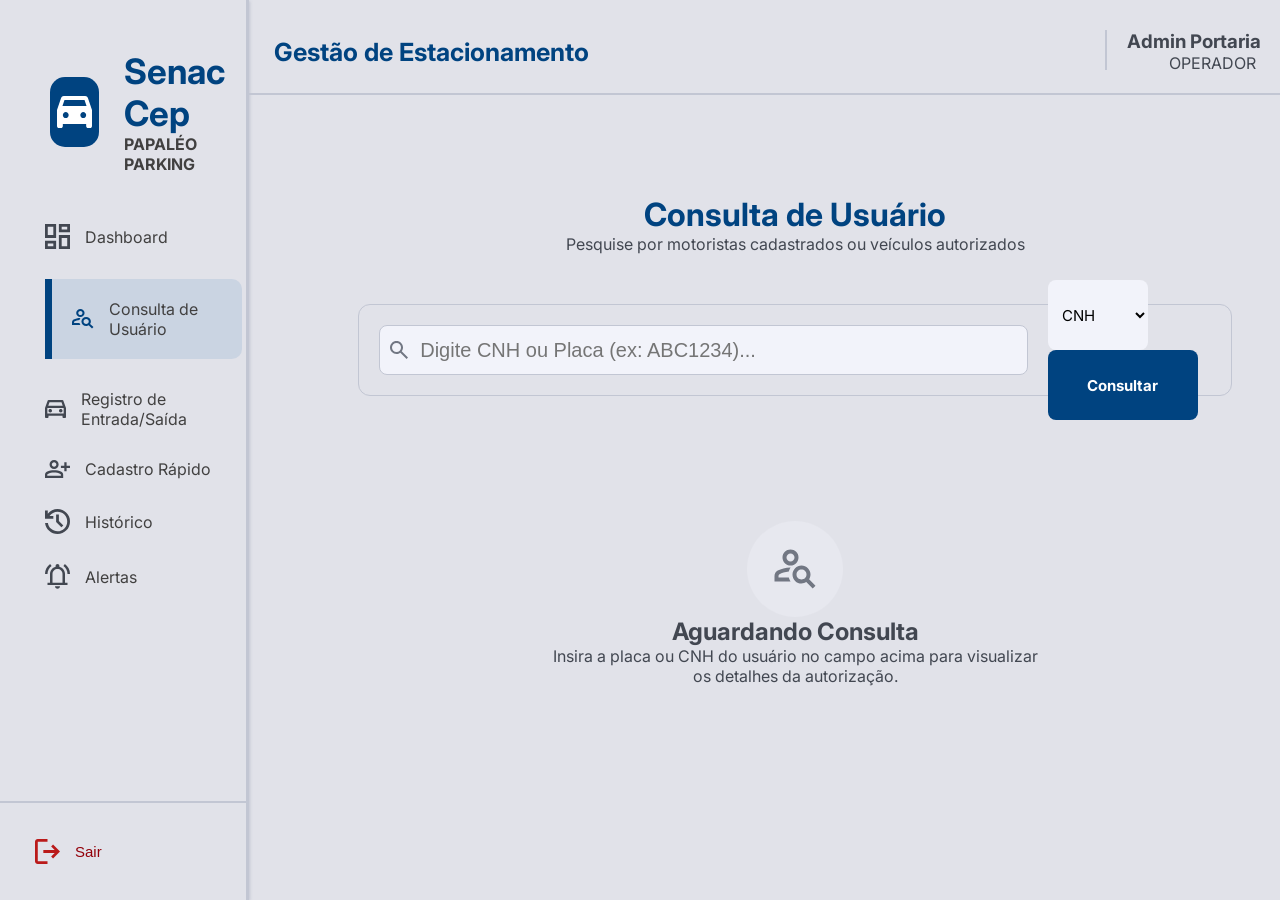
<file: pages/ConsultaUsuario.html>
<!doctype html>
<html lang="pt-br">
  <head>
    <meta charset="UTF-8" />
    <meta name="viewport" content="width=device-width, initial-scale=1.0" />
    <title>Consulta de Usuário - Senac Parking</title>

    <link rel="stylesheet" href="../css/style.css" />
    <link rel="stylesheet" href="../css/consultaUsuario.css" />

    <link rel="preconnect" href="https://fonts.googleapis.com" />
    <link rel="preconnect" href="https://fonts.gstatic.com" crossorigin />
    <link
      href="https://fonts.googleapis.com/css2?family=Inter:ital,opsz,wght@0,14..32,100..900;1,14..32,100..900&family=Jockey+One&family=Poppins:ital,wght@0,100;0,200;0,300;0,400;0,500;0,600;0,700;0,800;0,900;1,100;1,200;1,300;1,400;1,500;1,600;1,700;1,800;1,900&display=swap"
      rel="stylesheet"
    />
  </head>

  <body>
    <main>
      <div class="pagina">
        <aside>
          <div class="tituloAside">
            <div class="imagemtituloaside">
              <img src="../Teste-senac2/Imagem/Icon-carro-branco.svg" alt="" />
            </div>

            <div class="nomeLogoAside">
              <h3>Senac Cep</h3>
              <h4>PAPALÉO PARKING</h4>
            </div>
          </div>
          <nav>
            <div class="inconsNav">
              <img src="../Teste-senac2/Imagem/Icon-dashboard.svg" alt="" />
              <a href="#">Dashboard</a>
            </div>
            <div class="inconsNav cadastroRapido">
              <img
                src="../Teste-senac2/Imagem/Icon-consultar-usuarios-azul.svg"
                alt=""
              />
              <a href="#">Consulta de Usuário</a>
            </div>
            <div class="inconsNav">
              <img
                src="../Teste-senac2/Imagem/Icon-registrar-entradas-e-saidas.svg"
                alt=""
              />
              <a href="#">Registro de Entrada/Saída</a>
            </div>
            <div class="inconsNav">
              <img
                src="../Teste-senac2/Imagem/Icon-cadastro-rapido-cinza.svg"
                alt=""
              />
              <a href="cadastro.html">Cadastro Rápido</a>
            </div>
            <div class="inconsNav">
              <img src="../Teste-senac2/Imagem/Icon-historico.svg" alt="" />
              <a href="#">Histórico</a>
            </div>
            <div class="inconsNav">
              <img src="../Teste-senac2/Imagem/Icon-alertas.svg" alt="" />
              <a href="Alerta.html">Alertas</a>
            </div>
          </nav>

          <hr />
          <div class="buttonSair">
            <img src="../Teste-senac2/Imagem/Icon-sair.svg" alt="" />
            <button onclick="sair()" class="buttonSair">Sair</button>
          </div>
        </aside>
        <div class="ParteCentral">
          <header>
            <h2>Gestão de Estacionamento</h2>

            <div class="perfilusuario">
              <hr />
              <div>
                <h3>Admin Portaria</h3>
                <p>OPERADOR</p>
              </div>
            </div>
            <img
              src="../Teste-senac2/Imagem/Foto de Perfil do Administrador.png"
              alt=""
            />
          </header>

          <div class="conteudo">
            <h1>Consulta de Usuário</h1>
            <p>Pesquise por motoristas cadastrados ou veículos autorizados</p>

            <div class="barraBusca">
              <input
                id="consultaInput"
                type="busca"
                placeholder="Digite CNH ou Placa (ex: ABC1234)..."
              />

              <div>
                <select name="busca" id="busca">
                  <option value="1">CNH</option>

                  <option value="2">PLACA</option>
                </select>

                <button onclick="buscaCnhOuplaca()">Consultar</button>
              </div>
            </div>

            <div class="partedebaixo">
              <img src="../Teste-senac2/Imagem/Icone-grande-busca.svg" alt="" />
              <h2>Aguardando Consulta</h2>
              <p>
                Insira a placa ou CNH do usuário no campo acima para
                visualizar <br/>os detalhes da autorização.
              </p>
            </div>
            
          </div>
        </div>
      </div>
    </main>

    <script src="../script.js"></script>
  </body>
</html>
</file>
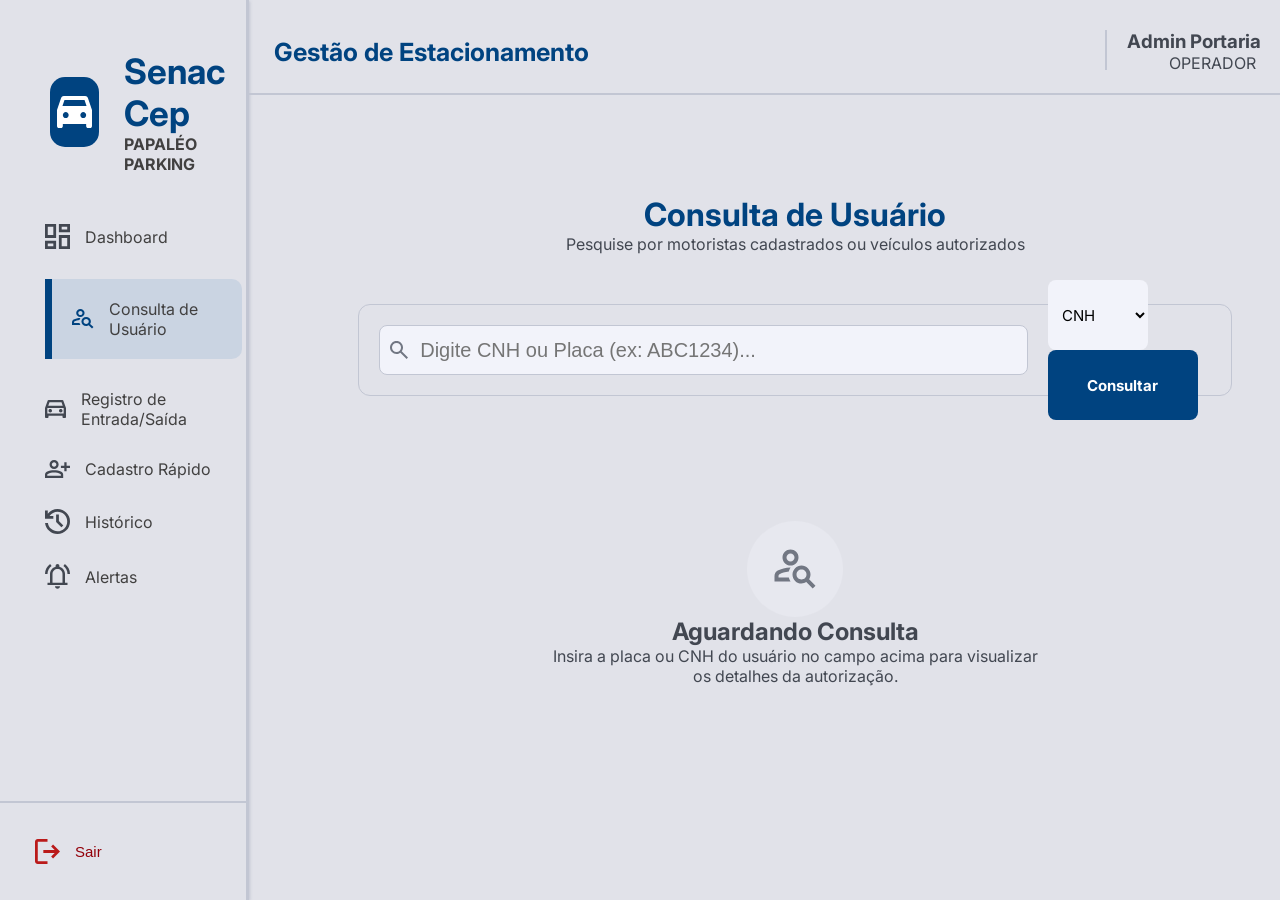
<file: pages/consultaUsuario.html>
<!doctype html>
<html lang="pt-br">
  <head>
    <meta charset="UTF-8" />
    <meta name="viewport" content="width=device-width, initial-scale=1.0" />
    <title>Consulta de Usuário - Senac Parking</title>

    <link rel="stylesheet" href="../css/style.css" />
    <link rel="stylesheet" href="../css/consultaUsuario.css" />

    <link rel="preconnect" href="https://fonts.googleapis.com" />
    <link rel="preconnect" href="https://fonts.gstatic.com" crossorigin />
    <link
      href="https://fonts.googleapis.com/css2?family=Inter:ital,opsz,wght@0,14..32,100..900;1,14..32,100..900&family=Jockey+One&family=Poppins:ital,wght@0,100;0,200;0,300;0,400;0,500;0,600;0,700;0,800;0,900;1,100;1,200;1,300;1,400;1,500;1,600;1,700;1,800;1,900&display=swap"
      rel="stylesheet"
    />
  </head>

  <body>
    <main>
      <div class="pagina">
        <aside>
          <div class="tituloAside">
            <div class="imagemtituloaside">
              <img src="../Teste-senac2/Imagem/Icon-carro-branco.svg" alt="" />
            </div>

            <div class="nomeLogoAside">
              <h3>Senac Cep</h3>
              <h4>PAPALÉO PARKING</h4>
            </div>
          </div>
          <nav>
            <div class="inconsNav">
              <img src="../Teste-senac2/Imagem/Icon-dashboard.svg" alt="" />
              <a href="dashboard.html">Dashboard</a>
            </div>
            <div class="inconsNav cadastroRapido">
              <img
                src="../Teste-senac2/Imagem/Icon-consultar-usuarios-azul.svg"
                alt=""
              />
              <a href="#">Consulta de Usuário</a>
            </div>
            <div class="inconsNav">
              <img
                src="../Teste-senac2/Imagem/Icon-registrar-entradas-e-saidas.svg"
                alt=""
              />
              <a href="registro.html">Registro de Entrada/Saída</a>
            </div>
            <div class="inconsNav">
              <img
                src="../Teste-senac2/Imagem/Icon-cadastro-rapido-cinza.svg"
                alt=""
              />
              <a href="cadastro.html">Cadastro Rápido</a>
            </div>
            <div class="inconsNav">
              <img src="../Teste-senac2/Imagem/Icon-historico.svg" alt="" />
              <a href="historico.html">Histórico</a>
            </div>
            <div class="inconsNav">
              <img src="../Teste-senac2/Imagem/Icon-alertas.svg" alt="" />
              <a href="alerta.html">Alertas</a>
            </div>
          </nav>

          <hr />
          <div class="buttonSair">
            <img src="../Teste-senac2/Imagem/Icon-sair.svg" alt="" />
            <button onclick="sair()" class="buttonSair">Sair</button>
          </div>
        </aside>
        <div class="ParteCentral">
          <header>
            <h2>Gestão de Estacionamento</h2>

            <div class="perfilusuario">
              <hr />
              <div>
                <h3>Admin Portaria</h3>
                <p>OPERADOR</p>
              </div>
            </div>
            <img
              src="../Teste-senac2/Imagem/Foto de Perfil do Administrador.png"
              alt=""
            />
          </header>

          <div class="conteudo">
            <h1>Consulta de Usuário</h1>
            <p>Pesquise por motoristas cadastrados ou veículos autorizados</p>

            <div class="barraBusca">
              <input
                id="consultaInput"
                type="busca"
                placeholder="Digite CNH ou Placa (ex: ABC1234)..."
              />

              <div>
                <select name="busca" id="busca">
                  <option value="1">CNH</option>

                  <option value="2">PLACA</option>
                </select>

                <button onclick="buscaCnhOuplaca()">Consultar</button>
              </div>
            </div>

            <div class="partedebaixo">
              <img src="../Teste-senac2/Imagem/Icone-grande-busca.svg" alt="" />
              <h2>Aguardando Consulta</h2>
              <p>
                Insira a placa ou CNH do usuário no campo acima para
                visualizar <br/>os detalhes da autorização.
              </p>
            </div>
            
          </div>
        </div>
      </div>
    </main>

    <script src="../script.js"></script>
  </body>
</html>
</file>
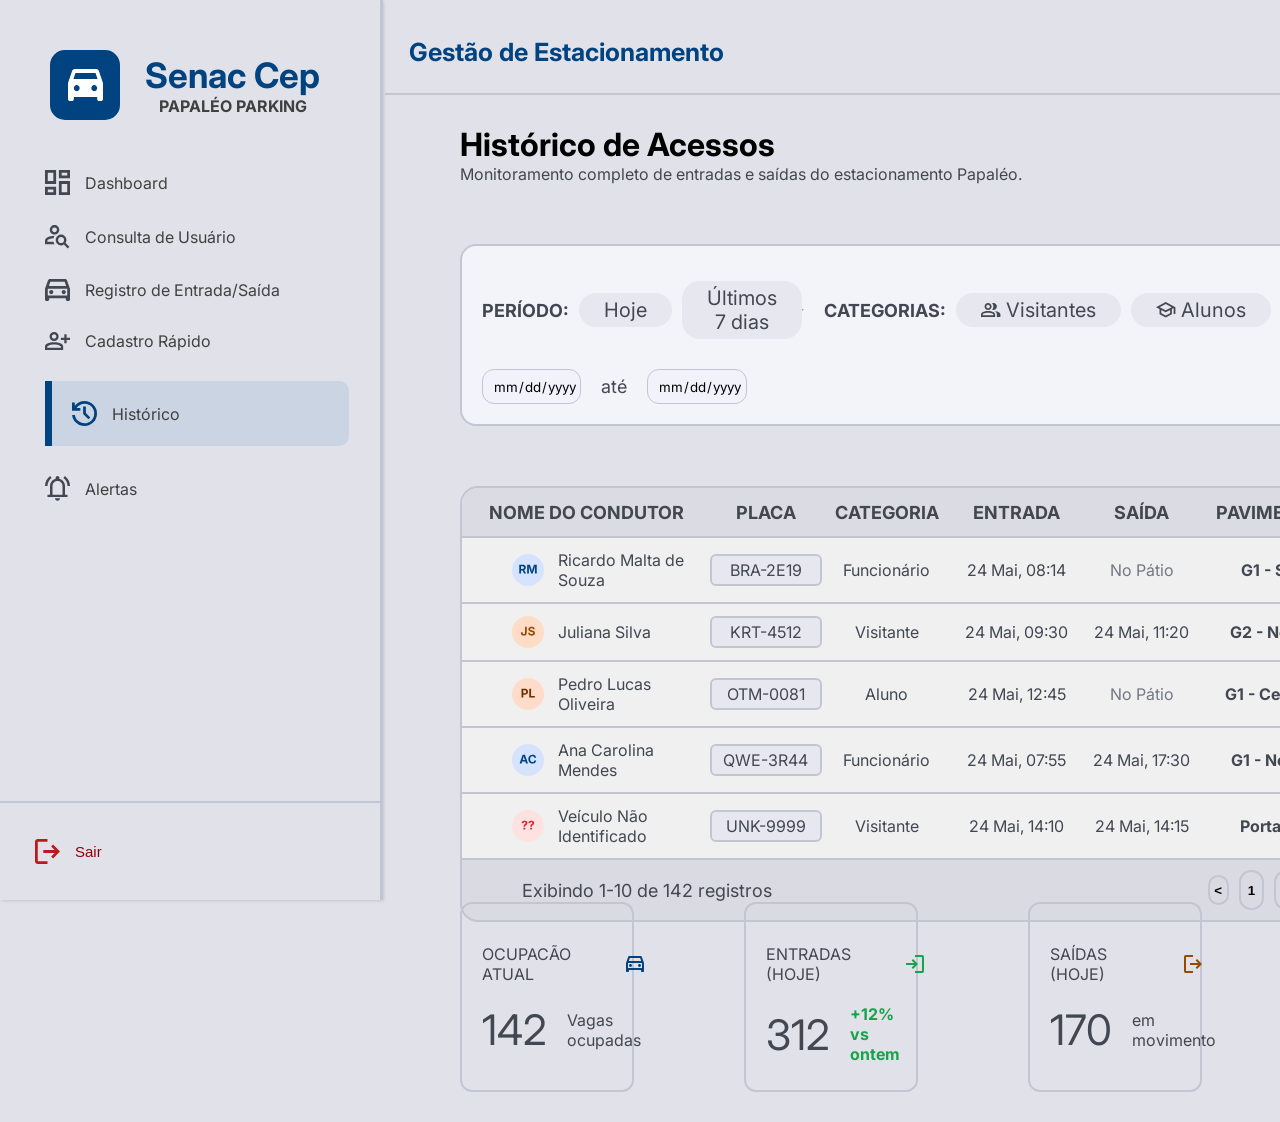
<file: pages/historico.html>
<!doctype html>
<html lang="pt-br">
  <head>
    <meta charset="UTF-8" />
    <meta name="viewport" content="width=device-width, initial-scale=1.0" />
    <title>Histórico - Senac Parking</title>

    <link rel="stylesheet" href="../css/style.css" />
    <link rel="stylesheet" href="../css/historico.css" />

    <link rel="preconnect" href="https://fonts.googleapis.com" />
    <link rel="preconnect" href="https://fonts.gstatic.com" crossorigin />
    <link
      href="https://fonts.googleapis.com/css2?family=Inter:ital,opsz,wght@0,14..32,100..900;1,14..32,100..900&family=Jockey+One&family=Poppins:ital,wght@0,100;0,200;0,300;0,400;0,500;0,600;0,700;0,800;0,900;1,100;1,200;1,300;1,400;1,500;1,600;1,700;1,800;1,900&display=swap"
      rel="stylesheet"
    />
  </head>

  <body>
    <main>
      <div class="pagina">
        <aside>
          <div class="tituloAside">
            <div class="imagemtituloaside">
              <img src="../Teste-senac2/Imagem/Icon-carro-branco.svg" alt="" />
            </div>

            <div class="nomeLogoAside">
              <h3>Senac Cep</h3>
              <h4>PAPALÉO PARKING</h4>
            </div>
          </div>
          <nav>
            <div class="inconsNav">
              <img src="../Teste-senac2/Imagem/Icon-dashboard.svg" alt="" />
              <a href="dashboard.html">Dashboard</a>
            </div>
            <div class="inconsNav">
              <img
                src="../Teste-senac2/Imagem/Icon-consultar-usuarios.svg"
                alt=""
              />
              <a href="consultaUsuario.html">Consulta de Usuário</a>
            </div>
            <div class="inconsNav">
              <img
                src="../Teste-senac2/Imagem/Icon-registrar-entradas-e-saidas.svg"
                alt=""
              />
              <a href="registro.html">Registro de Entrada/Saída</a>
            </div>
            <div class="inconsNav">
              <img
                src="../Teste-senac2/Imagem/Icon-cadastro-rapido-cinza.svg"
                alt=""
              />
              <a href="cadastro.html">Cadastro Rápido</a>
            </div>
            <div class="inconsNav cadastroRapido">
              <img
                src="../Teste-senac2/Imagem/Icon-historico-azul.svg"
                alt=""
              />
              <a href="#">Histórico</a>
            </div>
            <div class="inconsNav">
              <img src="../Teste-senac2/Imagem/Icon-alertas.svg" alt="" />
              <a href="alerta.html">Alertas</a>
            </div>
          </nav>

          <hr />
          <div class="buttonSair">
            <img src="../Teste-senac2/Imagem/Icon-sair.svg" alt="" />
            <button onclick="sair()" class="buttonSair">Sair</button>
          </div>
        </aside>
        <div class="ParteCentral">
          <header>
            <h2>Gestão de Estacionamento</h2>
            <div class="perfilUsuariomargin">
              <div class="perfilusuario">
                <hr class="linhaPerfil" />
                <div>
                  <h3>Admin Portaria</h3>
                  <p>OPERADOR</p>
                </div>
                <img
                  src="../Teste-senac2/Imagem/Foto de Perfil do Administrador.png"
                  alt=""
                />
              </div>
            </div>
          </header>

          <div class="conteudo">
            <div class="tituloConteudo">
              <div>
                <h1>Histórico de Acessos</h1>
                <p>
                  Monitoramento completo de entradas e saídas do estacionamento
                  Papaléo.
                </p>
              </div>
              <button>
                <img
                  src="../Teste-senac2/Imagem/Icon-download.svg"
                  alt=""
                />Exportar Relatório
              </button>
            </div>

            <div class="divAtalho">
              <div class="opcoesAtalho">
                <div class="opcoesAtalhoCima">
                  <p>PERÍODO:</p>
                  <button>Hoje</button>
                  <button>Últimos 7 dias</button>
                  <hr />
                  <p class="cate">CATEGORIAS:</p>
                  <button>
                    <img
                      src="../Teste-senac2/Imagem/Icon-visitante.svg"
                      alt=""
                    />Visitantes
                  </button>
                  <button>
                    <img
                      src="../Teste-senac2/Imagem/Icon-alunos.svg"
                      alt=""
                    />Alunos
                  </button>
                  <button>
                    <img
                      src="../Teste-senac2/Imagem/Icon-funcionarios.svg"
                      alt=""
                    />Funcionários
                  </button>
                </div>
                <div class="opcoesAtalhoData">
                  <input type="date" />
                  <h4>até</h4>
                  <input type="date" />
                </div>
              </div>
            </div>

            <div class="divTable">
              <table>
                <tr class="tabelaTitulos">
                  <th class="nomeCondutor">NOME DO CONDUTOR</th>
                  <th>PLACA</th>
                  <th>CATEGORIA</th>
                  <th>ENTRADA</th>
                  <th>SAÍDA</th>
                  <th>PAVIMENTO</th>
                  <th>STATUS</th>
                </tr>

                <tr class="linhas">
                  <td class="nomeAcesso">
                    <img
                      src="../Teste-senac2/Imagem/Icon-foto-perfil.svg"
                      alt=""
                    />
                    Ricardo Malta de Souza
                  </td>
                  <td class="placaAcesso"><div>BRA-2E19</div></td>
                  <td class="CategoriaAcesso">Funcionário</td>
                  <td class="EntradaAcesso">24 Mai, 08:14</td>
                  <td class="SaidaAcesso saidaPatio">No Pátio</td>
                  <td class="pavimentoAcesso">G1 - Sul</td>
                  <td class="StatusAcesso">
                    <div class="StatusAcessoAutorizado statu">
                      <div class="bolinha bolinhaVerde"></div>
                      AUTORIZADO
                    </div>
                  </td>
                </tr>
                <tr class="linhas">
                  <td class="nomeAcesso">
                    <img
                      src="../Teste-senac2/Imagem/Icon-foto-perfil-2.svg"
                      alt=""
                    />
                    Juliana Silva
                  </td>
                  <td class="placaAcesso"><div>KRT-4512</div></td>
                  <td class="CategoriaAcesso">Visitante</td>
                  <td class="EntradaAcesso">24 Mai, 09:30</td>
                  <td class="SaidaAcesso">24 Mai, 11:20</td>
                  <td class="pavimentoAcesso">G2 - Norte</td>
                  <td class="StatusAcesso">
                    <div class="StatusAcessoFinalizado statu">  <div class="bolinha bolinhaVermelha"></div>FINALIZADO</div>
                  </td>
                </tr>
                <tr class="linhas">
                  <td class="nomeAcesso">
                    <img
                      src="../Teste-senac2/Imagem/Icon-foto-perfil-3.svg"
                      alt=""
                    />
                    Pedro Lucas Oliveira
                  </td>
                  <td class="placaAcesso"><div>OTM-0081</div></td>
                  <td class="CategoriaAcesso">Aluno</td>
                  <td class="EntradaAcesso">24 Mai, 12:45</td>
                  <td class="SaidaAcesso saidaPatio">No Pátio</td>
                  <td class="pavimentoAcesso">G1 - Central</td>
                  <td class="StatusAcesso">
                    <div class="StatusAcessoVerificacao statu">  <div class="bolinha bolinhaAmarela"></div>VERIFICAÇÃO</div>
                  </td>
                </tr>
                <tr class="linhas">
                  <td class="nomeAcesso">
                    <img
                      src="../Teste-senac2/Imagem/Icon-foto-perfil-4.svg"
                      alt=""
                    />
                    Ana Carolina Mendes
                  </td>
                  <td class="placaAcesso"><div>QWE-3R44</div></td>
                  <td class="CategoriaAcesso">Funcionário</td>
                  <td class="EntradaAcesso">24 Mai, 07:55</td>
                  <td class="SaidaAcesso">24 Mai, 17:30</td>
                  <td class="pavimentoAcesso">G1 - Norte</td>
                  <td class="StatusAcesso">
                    <div class="StatusAcessoAutorizado statu">  <div class="bolinha bolinhaVerde"></div>FINALIZADO </div>
                  </td>
                </tr>
                <tr class="linhaUltima">
                  <td class="nomeAcesso">
                    <img
                      src="../Teste-senac2/Imagem/Icon-foto-perfil-5.svg"
                      alt=""
                    />
                    Veículo Não Identificado
                  </td>
                  <td class="placaAcesso"><div>UNK-9999</div></td>
                  <td class="CategoriaAcesso">Visitante</td>
                  <td class="EntradaAcesso">24 Mai, 14:10</td>
                  <td class="SaidaAcesso">24 Mai, 14:15</td>
                  <td class="pavimentoAcesso">Portaria</td>
                  <td class="StatusAcesso">
                    <div class="StatusAcessoFinalizado statu">  <div class="bolinha bolinhaVermelha"></div>BLOQUEADO</div>
                  </td>
                </tr>
              </table>
              <div class="divParteBaixo">
                <p>Exibindo 1-10 de 142 registros</p>
                <div class="botoes">
                  <button class="seta"><</button>
                  <button>1</button>
                  <button>2</button>
                  <button>3</button>
                  <button class="pontinhos">...</button>
                  <button>15</button>
                  <button class="seta">></button>
                </div>
              </div>
            </div>
          </div>
        </div>
      </div>

      <div class="secao2">
        <div class="divCard">
          <div class="card">
            <div class="l1"><p>OCUPACÃO ATUAL</p><img src="../Teste-senac2/Imagem/Icon-carro-azul.svg" alt=""></div>
            <div class="l2"><strong>142</strong><p>Vagas ocupadas</p></div>
            <div class="barraAzul"><div class="filter"></div></div>
          </div>
           <div class="card">
            <div class="l1"><p>ENTRADAS (HOJE)</p><img src="../Teste-senac2/Imagem/Icon-Entradas-verde.svg" alt=""></div>
            <div class="l2"><strong>312</strong><p class="verde">+12% vs ontem</p></div>
          </div>
           <div class="card">
            <div class="l1"><p>SAÍDAS (HOJE)&ensp;&ensp;&ensp;</p><img src="../Teste-senac2/Imagem/Icon-saida-laranja.svg" alt=""></div>
            <div class="l2"><strong>170</strong><p>em movimento</p></div>
          </div>
           <div class="card">
            <div class="l1"><p>SAÍDAS (HOJE)&ensp;&ensp;&ensp;</p><img src="../Teste-senac2/Imagem/Icon-alertas-ativos-card.svg" alt=""></div>
            <div class="l2"><strong class="vermelho">03&ensp;</strong><p>pendentes</p></div>
          </div>
        </div>
      </div>
    </main>

    <script src="../script.js"></script>
  </body>
</html>
</file>
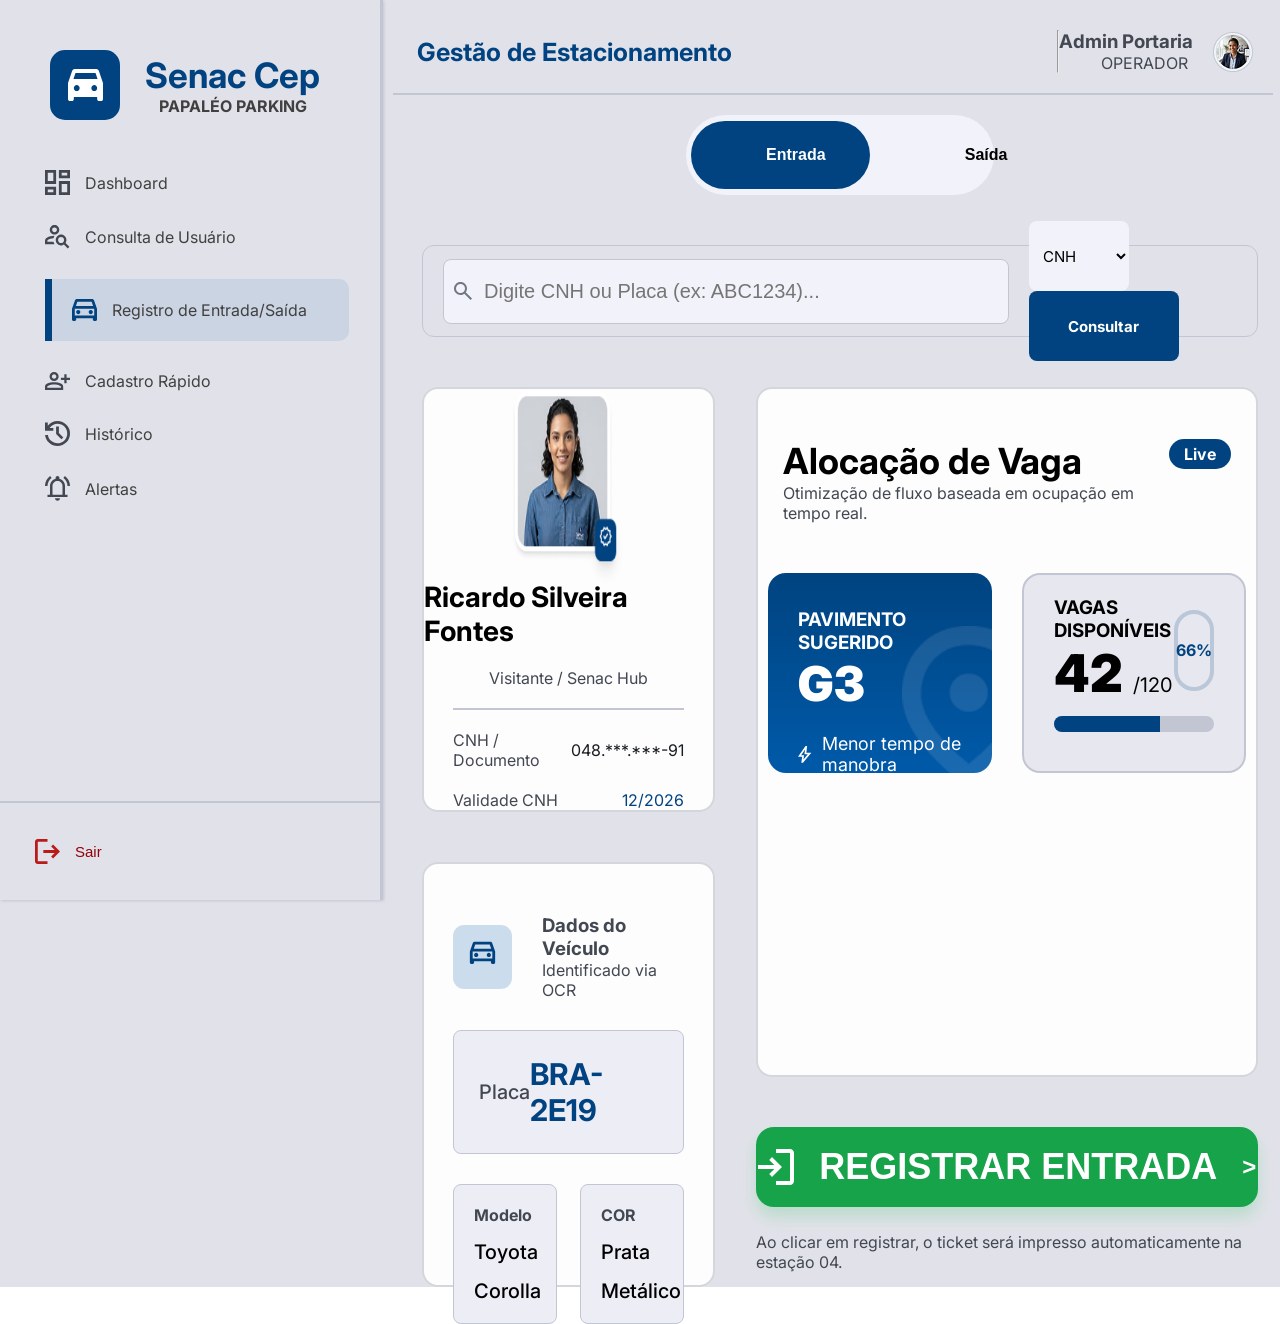
<file: pages/registro.html>
<!doctype html>
<html lang="pt-br">
  <head>
    <meta charset="UTF-8" />
    <meta name="viewport" content="width=device-width, initial-scale=1.0" />
    <title>Registro de Entrada/Saída - Senac Parking</title>

    <link rel="stylesheet" href="../css/style.css" />
    <link rel="stylesheet" href="../css/registro.css" />

    <link rel="preconnect" href="https://fonts.googleapis.com" />
    <link rel="preconnect" href="https://fonts.gstatic.com" crossorigin />
    <link
      href="https://fonts.googleapis.com/css2?family=Inter:ital,opsz,wght@0,14..32,100..900;1,14..32,100..900&family=Jockey+One&family=Poppins:ital,wght@0,100;0,200;0,300;0,400;0,500;0,600;0,700;0,800;0,900;1,100;1,200;1,300;1,400;1,500;1,600;1,700;1,800;1,900&display=swap"
      rel="stylesheet"
    />
  </head>

  <body>
    <main>
      <div class="pagina">
        <aside>
          <div class="tituloAside">
            <div class="imagemtituloaside">
              <img src="../Teste-senac2/Imagem/Icon-carro-branco.svg" alt="" />
            </div>

            <div class="nomeLogoAside">
              <h3>Senac Cep</h3>
              <h4>PAPALÉO PARKING</h4>
            </div>
          </div>
          <nav>
            <div class="inconsNav">
              <img src="../Teste-senac2/Imagem/Icon-dashboard.svg" alt="" />
              <a href="dashboard.html">Dashboard</a>
            </div>
            <div class="inconsNav">
              <img
                src="../Teste-senac2/Imagem/Icon-consultar-usuarios.svg"
                alt=""
              />
              <a href="consultaUsuario.html">Consulta de Usuário</a>
            </div>
            <div class="inconsNav cadastroRapido">
              <img
                src="../Teste-senac2/Imagem/Icon-registrar-entradas-e-saidas-azul.svg"
                alt=""
              />
              <a href="#">Registro de Entrada/Saída</a>
            </div>
            <div class="inconsNav">
              <img
                src="../Teste-senac2/Imagem/Icon-cadastro-rapido-cinza.svg"
                alt=""
              />
              <a href="cadastro.html">Cadastro Rápido</a>
            </div>
            <div class="inconsNav">
              <img src="../Teste-senac2/Imagem/Icon-historico.svg" alt="" />
              <a href="historico.html">Histórico</a>
            </div>
            <div class="inconsNav">
              <img src="../Teste-senac2/Imagem/Icon-alertas.svg" alt="" />
              <a href="alerta.html">Alertas</a>
            </div>
          </nav>

          <hr />
          <div class="buttonSair">
            <img src="../Teste-senac2/Imagem/Icon-sair.svg" alt="" />
            <button onclick="sair()" class="buttonSair">Sair</button>
          </div>
        </aside>
        <div class="ParteCentral">
          <header>
            <h2>Gestão de Estacionamento</h2>

            <div class="perfilusuario">
              <hr />
              <div>
                <h3>Admin Portaria</h3>
                <p>OPERADOR</p>
              </div>
            </div>
            <img
              src="../Teste-senac2/Imagem/Foto de Perfil do Administrador.png"
              alt=""
            />
          </header>

          <div class="botoesSE">
            <button class="botaoEntrada botaoClicacado">Entrada</button>
            <button class="botaoSaida">Saída</button>
          </div>

          <div class="barraBusca">
            <input
              id="consultaInput"
              type="busca"
              placeholder="Digite CNH ou Placa (ex: ABC1234)..."
            />

            <div>
              <select name="busca" id="busca">
                <option value="1">CNH</option>

                <option value="2">PLACA</option>
              </select>

              <button onclick="buscaCnhOuplaca()">Consultar</button>
            </div>
          </div>

          <div class="divConteudo">
            <div class="conteudoLeft">
              <div class="conteudoLeftCima ab">
                <img src="../Teste-senac2/Imagem/foto-registro.png" alt="" />
                <h3>Ricardo Silveira Fontes</h3>
                <p>Visitante / Senac Hub</p>
                <hr />
                <div class="cnhdoc">
                  <p>CNH / Documento</p>
                  <p class="docVisitante">048.***.***-91</p>
                </div>
                <div class="validadeCnh">
                  <p>Validade CNH</p>
                  <p class="dataValidadeCnh">12/2026</p>
                </div>
              </div>
              <div class="conteudoLeftBaixo ab">
                <div class="conteudoLBA">
                  <img
                    src="../Teste-senac2/Imagem/Icon-carro-borda.svg"
                    alt=""
                  />
                  <div>
                    <h3>Dados do Veículo</h3>
                    <p>Identificado via OCR</p>
                  </div>
                </div>
                <div class="conteudoLB conteudoLB1">
                  <p>Placa</p>
                  <strong>BRA-2E19</strong>
                </div>
                <div class="conteudoLB conteudoLB2">
                  <div>
                    <h4>Modelo</h4>
                    <p>Toyota</p>
                    <p>Corolla</p>
                  </div>
                  <div>
                    <h4>COR</h4>
                    <p>Prata</p>
                    <p>Metálico</p>
                  </div>
                </div>
              </div>
            </div>
            <div class="conteudoRight">
              <div class="conteudoRightCima ab">
                <div class="parteCimaVaga">
                  <div>
                    <h3>Alocação de Vaga</h3>
                    <p>
                      Otimização de fluxo baseada em ocupação em tempo real.
                    </p>
                  </div>
                  <p class="live">Live</p>
                </div>
                <div class="cardsVaga">
                  <div class="card1 card">
                    <h3>PAVIMENTO SUGERIDO</h3>
                    <strong>G3</strong>
                    <p>
                      <img
                        src="../Teste-senac2/Imagem/Icon-Raio.svg"
                        alt=""
                      />Menor tempo de manobra
                    </p>
                  </div>
                  <div class="card2 card">
                    <div class="divCima">
                      <div>
                        <h3>VAGAS DISPONÍVEIS</h3>
                        <div class="numeros">
                          <strong>42</strong>
                          <p>/120</p>
                        </div>
                      </div>
                      <div class="porcetagem">
                        <p>66%</p>
                      </div>
                    </div>
                    <div class="barra"><div class="barraFilter"></div></div>
                  </div>
                </div>
              </div>
              <div class="conteudoRightButton">
                <button>
                  <img
                    src="../Teste-senac2/Imagem/Icon-registra-button.svg"
                    alt=""
                  />REGISTRAR ENTRADA
                  <p>></p>
                </button>

                <p class="textoButton">
                  Ao clicar em registrar, o ticket será impresso automaticamente
                  na estação 04.
                </p>
              </div>
            </div>
          </div>
        </div>
      </div>
    </main>

    <script src="../script.js"></script>
  </body>
</html>
</file>
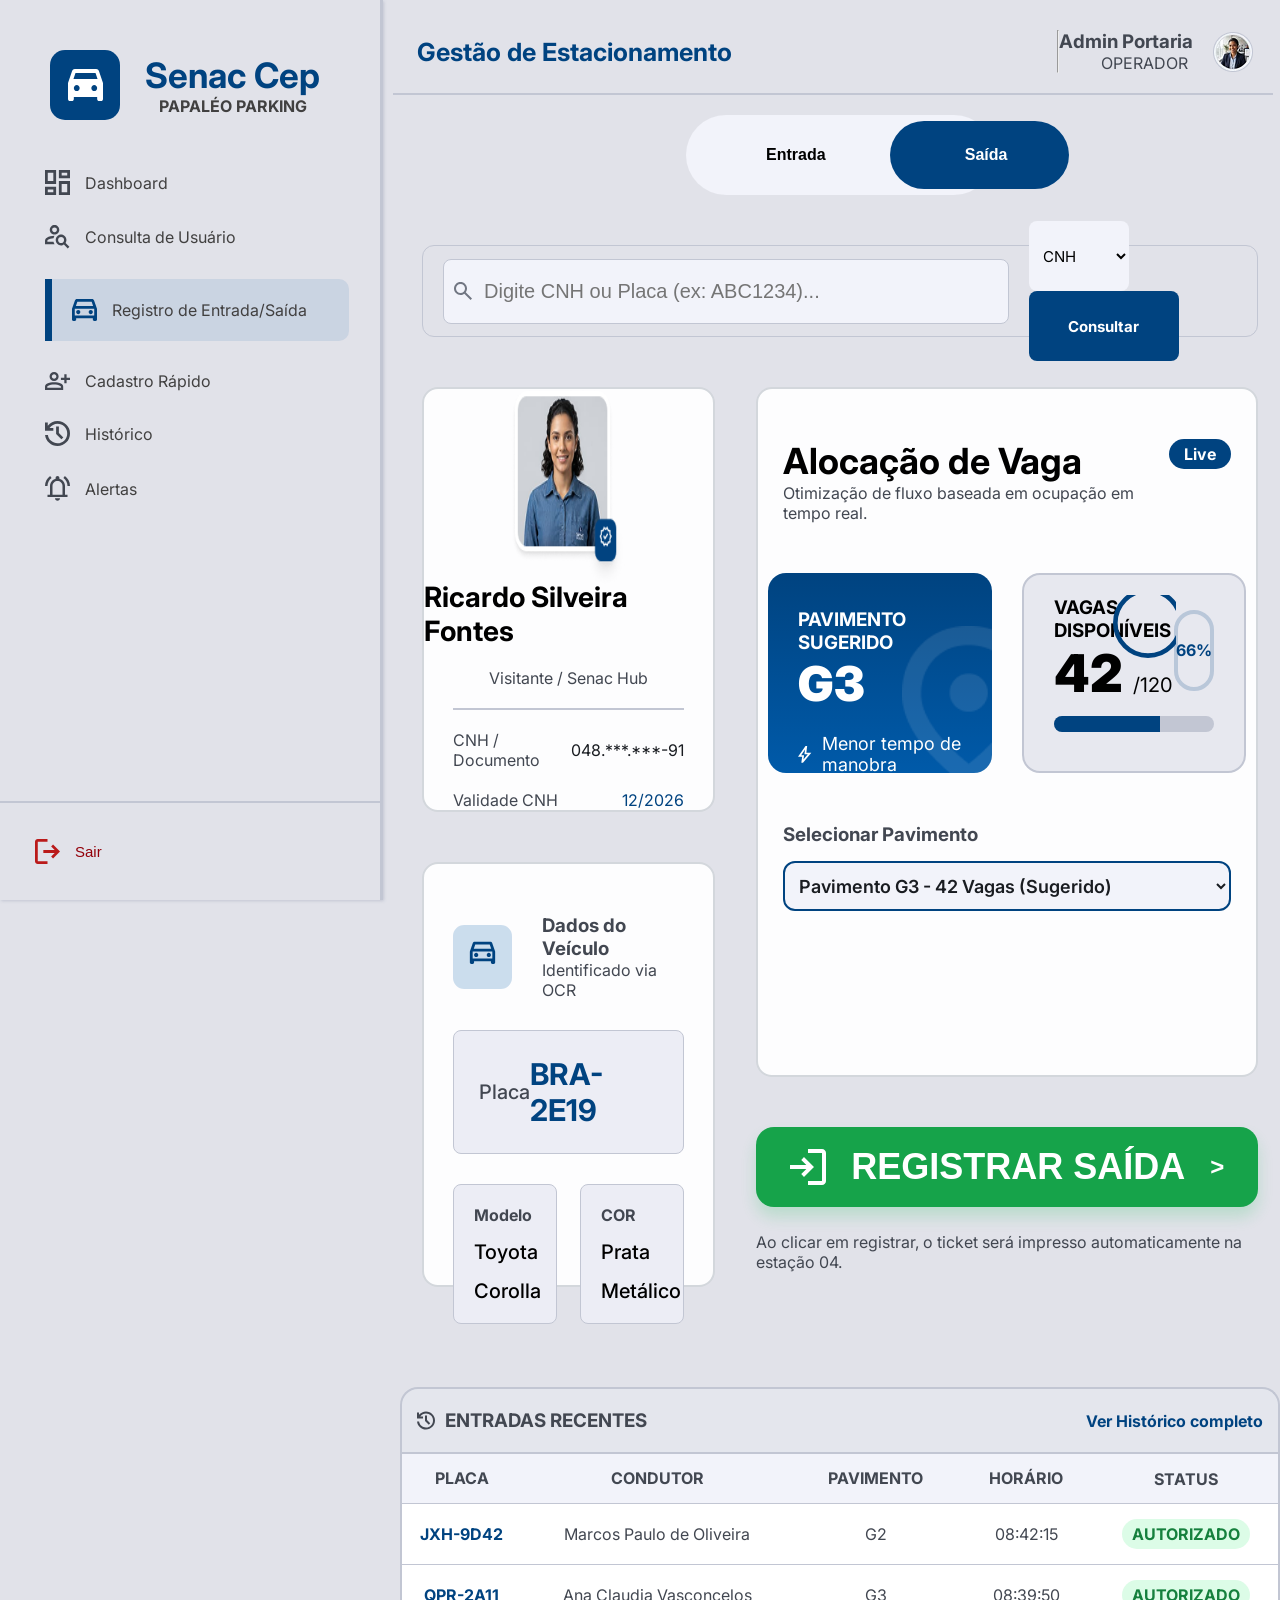
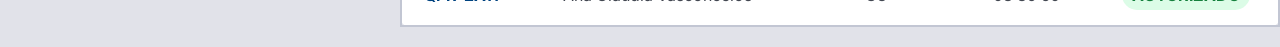
<file: pages/registroSaida.html>
<!doctype html>
<html lang="pt-br">
  <head>
    <meta charset="UTF-8" />
    <meta name="viewport" content="width=device-width, initial-scale=1.0" />
    <title>Registro de Entrada/Saída - Senac Parking</title>

    <link rel="stylesheet" href="../css/style.css" />
    <link rel="stylesheet" href="../css/registro.css" />

    <link rel="preconnect" href="https://fonts.googleapis.com" />
    <link rel="preconnect" href="https://fonts.gstatic.com" crossorigin />
    <link
      href="https://fonts.googleapis.com/css2?family=Inter:ital,opsz,wght@0,14..32,100..900;1,14..32,100..900&family=Jockey+One&family=Poppins:ital,wght@0,100;0,200;0,300;0,400;0,500;0,600;0,700;0,800;0,900;1,100;1,200;1,300;1,400;1,500;1,600;1,700;1,800;1,900&display=swap"
      rel="stylesheet"
    />
  </head>

  <body>
    <main>
      <div class="pagina">
        <aside>
          <div class="tituloAside">
            <div class="imagemtituloaside">
              <img src="../Teste-senac2/Imagem/Icon-carro-branco.svg" alt="" />
            </div>

            <div class="nomeLogoAside">
              <h3>Senac Cep</h3>
              <h4>PAPALÉO PARKING</h4>
            </div>
          </div>
          <nav>
            <div class="inconsNav">
              <img src="../Teste-senac2/Imagem/Icon-dashboard.svg" alt="" />
              <a href="dashboard.html">Dashboard</a>
            </div>
            <div class="inconsNav">
              <img
                src="../Teste-senac2/Imagem/Icon-consultar-usuarios.svg"
                alt=""
              />
              <a href="consultaUsuario.html">Consulta de Usuário</a>
            </div>
            <div class="inconsNav cadastroRapido">
              <img
                src="../Teste-senac2/Imagem/Icon-registrar-entradas-e-saidas-azul.svg"
                alt=""
              />
              <a href="#">Registro de Entrada/Saída</a>
            </div>
            <div class="inconsNav">
              <img
                src="../Teste-senac2/Imagem/Icon-cadastro-rapido-cinza.svg"
                alt=""
              />
              <a href="cadastro.html">Cadastro Rápido</a>
            </div>
            <div class="inconsNav">
              <img src="../Teste-senac2/Imagem/Icon-historico.svg" alt="" />
              <a href="historico.html">Histórico</a>
            </div>
            <div class="inconsNav">
              <img src="../Teste-senac2/Imagem/Icon-alertas.svg" alt="" />
              <a href="alerta.html">Alertas</a>
            </div>
          </nav>

          <hr />
          <div class="buttonSair">
            <img src="../Teste-senac2/Imagem/Icon-sair.svg" alt="" />
            <button onclick="sair()" class="buttonSair">Sair</button>
          </div>
        </aside>
        <div class="ParteCentral">
          <header>
            <h2>Gestão de Estacionamento</h2>

            <div class="perfilusuario">
              <hr />
              <div>
                <h3>Admin Portaria</h3>
                <p>OPERADOR</p>
              </div>
            </div>
            <img
              src="../Teste-senac2/Imagem/Foto de Perfil do Administrador.png"
              alt=""
            />
          </header>

          <div class="botoesSE">
            <button onclick="entrada()" class="botaoEntrada">Entrada</button>
            <button class="botaoSaida botaoClicacado">Saída</button>
          </div>

          <div class="barraBusca">
            <input
              id="consultaInput"
              type="busca"
              placeholder="Digite CNH ou Placa (ex: ABC1234)..."
            />

            <div>
              <select name="busca" id="busca">
                <option value="1">CNH</option>

                <option value="2">PLACA</option>
              </select>

              <button onclick="buscaCnhOuplaca()">Consultar</button>
            </div>
          </div>

          <div class="divConteudo">
            <div class="conteudoLeft">
              <div class="conteudoLeftCima ab">
                <img src="../Teste-senac2/Imagem/foto-registro.png" alt="" />
                <h3>Ricardo Silveira Fontes</h3>
                <p>Visitante / Senac Hub</p>
                <hr />
                <div class="cnhdoc">
                  <p>CNH / Documento</p>
                  <p class="docVisitante">048.***.***-91</p>
                </div>
                <div class="validadeCnh">
                  <p>Validade CNH</p>
                  <p class="dataValidadeCnh">12/2026</p>
                </div>
              </div>
              <div class="conteudoLeftBaixo ab">
                <div class="conteudoLBA">
                  <img
                    src="../Teste-senac2/Imagem/Icon-carro-borda.svg"
                    alt=""
                  />
                  <div>
                    <h3>Dados do Veículo</h3>
                    <p>Identificado via OCR</p>
                  </div>
                </div>
                <div class="conteudoLB conteudoLB1">
                  <p>Placa</p>
                  <strong>BRA-2E19</strong>
                </div>
                <div class="conteudoLB conteudoLB2">
                  <div>
                    <h4>Modelo</h4>
                    <p>Toyota</p>
                    <p>Corolla</p>
                  </div>
                  <div>
                    <h4>COR</h4>
                    <p>Prata</p>
                    <p>Metálico</p>
                  </div>
                </div>
              </div>
            </div>
            <div class="conteudoRight">
              <div class="conteudoRightCima ab">
                <div class="parteCimaVaga">
                  <div>
                    <h3>Alocação de Vaga</h3>
                    <p>
                      Otimização de fluxo baseada em ocupação em tempo real.
                    </p>
                  </div>
                  <p class="live">Live</p>
                </div>
                <div class="cardsVaga">
                  <div class="card1 card">
                    <h3>PAVIMENTO SUGERIDO</h3>
                    <strong>G3</strong>
                    <p>
                      <img
                        src="../Teste-senac2/Imagem/Icon-Raio.svg"
                        alt=""
                      />Menor tempo de manobra
                    </p>
                  </div>
                  <div class="card2 card">
                    <div class="divCima">
                      <div>
                        <h3>VAGAS DISPONÍVEIS</h3>
                        <div class="numeros">
                          <strong>42</strong>
                          <p>/120</p>
                        </div>
                      </div>
                      <div class="porcetagem">
                        <img
                          src="../Teste-senac2/Imagem/66Porcento.svg"
                          alt=""
                        />
                        <p>66%</p>
                      </div>
                    </div>
                    <div class="barra"><div class="barraFilter"></div></div>
                  </div>
                </div>
                <div class="divSelecaoPav">
                  <h3>Selecionar Pavimento</h3>
                  <select name="" id="">
                    <option value="">Pavimento G3 - 42 Vagas (Sugerido)</option>
                    <option value="" disabled>Pavimento G1 - 0 Vagas</option>
                    <option value="">Pavimento G2 - 16 Vagas</option>
                    <option value="">Pavimento G3 - 42 Vagas</option>
                  </select>
                </div>
              </div>
              <div class="conteudoRightButton">
                <button>
                  <img
                    src="../Teste-senac2/Imagem/Icon-registra-button.svg"
                    alt=""
                  />REGISTRAR SAÍDA
                  <p>></p>
                </button>

                <p class="textoButton">
                  Ao clicar em registrar, o ticket será impresso automaticamente
                  na estação 04.
                </p>
              </div>
            </div>
          </div>
        </div>
      </div>

      <div class="secao2">
        <div class="conteudoSecao2">
          <div class="divTable">
            <table>
              <div class="tudin">
                <div class="nomezin">
                  <img src="../Teste-senac2/Imagem/Icon-historico.svg" alt="" />
                  <h3>ENTRADAS RECENTES</h3>
                </div>
                <button class="butaoHistorico">Ver Histórico completo</button>
              </div>
              <tr>
                <th>PLACA</th>
                <th>CONDUTOR</th>
                <th>PAVIMENTO</th>
                <th>HORÁRIO</th>
                <th>STATUS</th>
              </tr>
              <tr>
                <td class="placaTD">JXH-9D42</td>
                <td>Marcos Paulo de Oliveira</td>
                <td>G2</td>
                <td>08:42:15</td>
                <td class="statusTD"><div>AUTORIZADO</div></td>
              </tr>
              <tr>
                <td class="placaTD">QPR-2A11</td>
                <td>Ana Claudia Vasconcelos</td>
                <td>G3</td>
                <td>08:39:50</td>
                <td class="statusTD"><div>AUTORIZADO</div></td>
              </tr>
            </table>
          </div>
        </div>
      </div>
    </main>

    <script src="../script.js"></script>
  </body>
</html>
</file>
<file: css/style.css>
* {
  margin: 0;
  padding: 0;
  box-sizing: border-box;
}

body {
  font-family: Arial, sans-serif;
}
</file>
<file: css/login.css>
.pagina {
  display: flex;
  width: 100%;
  height: 100vh;
  font-family: "Inter", sans-serif;
  font-weight: 500;
}

.imagem {
  width: 66%;
  position: relative;
}

.imagem img {
  display: block;
  width: 100%;
  height: 100%;
  object-fit: cover;
}

.status {
  position: absolute;
  bottom: 40px;
  left: 55%;
  transform: translateX(-50%);
  width: 630px;
  height: 150px;
  background: white;
  padding: 20px;

  border-radius: 10px;
}

.status-header {
  display: flex;
  align-items: center;
  gap: 25px;
  margin-bottom: 10px;
}

.status h3 {
  color: #075294;
  font-size: 30px;
}

.status img {
  width: 30px;
}

.status p {
  color: #666;
  font-size: 21px;
  text-align: start;
}

.login {
  width: 34%;
  padding: 60px;

  background: #f8f9ff;

  display: flex;
  flex-direction: column;
  justify-content: center;
  align-items: center;

  img {
    width: 140px;
    margin-bottom: 40px;
  }
}

.login h1 {
  color: #075294;
  text-align: center;
  font-size: 40px;
}

.login > p {
  text-align: center;
  color: #777;
  font-size: 30px;
  margin-top: 8px;
  margin-bottom: 40px;
}

.login label {
  font-size: 14px;
  color: #181717;
  margin-bottom: 6px;
  font-family: "Inter", sans-serif;
  font-weight: 500;
}

.login input[type="text"],
.login input[type="password"] {
  width: 100%;

  padding: 12px;
  margin-top: 5px;
  border: 1px solid #d5d8e0;
  border-radius: 6px;
  font-family: "Inter", sans-serif;
  font-weight: 500;
  margin-bottom: 18px;

  background-color: #f0f4f8;
}

.lembrar {
  display: flex;
  align-items: center;

  gap: 7px;

  font-size: 16px;
  color: #555;
  margin-right: auto;
  margin-bottom: 20px;
}

button {
  width: 100%;
  height: 60px;
  padding: 12px;

  background: #075294;
  color: white;

  border: none;
  border-radius: 8px;

  font-size: 20px;
  font-weight: bold;

  cursor: pointer;
}

button:active {
  background-color: #033056;
}

small {
  text-align: center;

  color: #888;
  font-size: 14px;

  margin-top: 50px;
}

#mensagem {
  position: absolute;
  font-size: 15px;
  color: red;
}
</file>
<file: css/Alerta.css>
body {
  color: #424751;
  font-family: "Inter", sans-serif;
}

.pagina {
  display: flex;
  align-items: flex-start;
  width: 100%;
  min-height: 100vh;
  background-color: #e1e2e9;
}

aside {
  position: fixed;
  display: flex;
  flex-direction: column;
  border-right: 3px solid #c2c6d3;
  box-shadow: 1px 1px 3px 0px #c2c6d3;
  width: 382.88px;
  min-height: 100vh;

  .tituloAside {
    display: flex;
    align-items: center;
    margin-bottom: 50px;
    margin-top: 50px;
    .imagemtituloaside {
      display: flex;
      align-items: center;
      justify-content: center;
      margin-left: 50px;
      background-color: #004380;
      height: 70px;
      width: 70px;
      border-radius: 15px;

      img {
        width: 35px;
      }
    }

    .nomeLogoAside {
      display: flex;
      flex-direction: column;
      align-items: center;
      margin-left: 25px;
      h3 {
        font-size: 35px;
        color: #004380;
      }

      h4 {
        color: rgb(65, 64, 64);
      }
    }
  }
  nav {
    display: flex;
    flex-direction: column;
    height: 100%;

    .inconsNav {
      display: flex;
      align-items: center;
      margin-left: 45px;
      margin-bottom: 30px;
      width: 80%;
      a {
        color: rgb(65, 64, 64);
        padding-left: 15px;
        text-decoration: none;
      }

      img {
        width: 25px;
      }
    }

    .cadastroRapido {
      background-color: #005aa91a;
      border-radius: 0px 10px 10px 0px;
      padding: 20px 0px 20px 20px;
      border-left: 7px solid #004380;
    }
  }

  hr {
    margin-top: auto;
    width: 100%;
    height: 2px;
    border: none;
    background: #c2c6d3;
  }

  .buttonSair {
    padding: 20px 0px 20px 35px;
    display: flex;
    align-items: center;

    img {
      width: 25px;
    }

    button {
      border: none;
      background-color: #e1e2e9;
      padding-left: 15px;
      color: #93000a;
      font-size: 15px;
    }

    button:active {
      color: black;
    }
  }
}

header {
  padding: 30px 20px 20px 24px;
  margin-left: -15px;
  display: flex;
  align-items: center;
  width: 100%;
  border-bottom: 2px solid #c2c6d3;
  h2 {
    font-size: 25px;
    color: #004380;
  }

  hr {
    width: 2px;
    height: 40px;
    margin-right: 20px;
    border: none;
    background: #c2c6d3;
    margin-left: 20px;
  }

  .perfilusuario {
    display: flex;
    margin-left: auto;

    padding-right: 20px;

    p {
      padding-left: 42px;
    }
  }
}

.ParteCentral {
  margin-left: 400px;
  display: flex;
  flex-direction: column;
  align-items: flex-start;
  width: 100%;
  min-height: 100vh;

  .tituloConteudo {
    padding: 30px 30px;
    h1 {
      color: black;
    }
  }

  .conteudo {
    width: 100%;
    padding: 0px 0px 0px 30px;
    .divPrioridades {
      display: flex;
      padding: 0px 0px 30px 30px;
      gap: 30px;

      .cardPrioridade {
        display: flex;
        background-color: #eef0f5;
        border: 2px solid rgba(194, 198, 211, 1);
        border-radius: 20px;
        padding: 20px;
        width: 31%;
        height: 120px;

        div {
          display: flex;
          flex-direction: column;
          justify-content: center;
          padding-left: 25px;
          h3 {
            font-size: 17px;
          }
          strong {
            font-size: 40px;
          }
          .numeroPrioridade {
            color: rgba(186, 26, 26, 1);
          }
          .numeroPendente {
            color: rgba(0, 67, 128, 1);
          }
          .numeroResolvidos {
            color: rgba(21, 128, 61, 1);
          }
        }
      }
    }

    .botoesAtalho {
      display: flex;
      margin-left: 30px;
      gap: 30px;
      button {
        background-color: rgba(236, 237, 245, 1);
        height: 40px;
        width: 8%;
        border: none;
        border-radius: 40px;
        color: rgba(66, 71, 81, 1);
        font-family: "Inter", sans-serif;
        font-weight: 500;
        font-size: 16px;
        transition: 0.3s;
      }
      
      .botoes:hover{
        background-color: rgba(0, 67, 128, 1);
        color: #fff;
      }
    }

    .divNotificacoes {
      display: flex;
      flex-direction: column;
      padding: 30px 0px 30px 30px;
      gap: 20px;
      h4 {
        font-weight: 700;
      }

      img {
        margin-right: 10px;
      }
      .notificacao {
        box-shadow: 1px 1px 3px 0px #c2c6d3;
        display: flex;
        flex-direction: column;
        background-color: #eef0f5;
        border: 2px solid rgba(194, 198, 211, 1);
        border-radius: 20px;
        padding: 30px;
        width: 97%;

        div {
          display: flex;
        }

        .texto {
          padding: 10px 0px 20px 0px;
        }

        .textoNotificao {
          display: flex;
          align-items: center;
          justify-content: space-between;
          padding: 0px 0px 20px 0px;

          .trespontinho {
            margin-left: 25px;
            width: 6px;
          }
          div {
            div {
              display: flex;
              align-items: center;
            }
          }

          h4 {
            margin-right: 30px;
            padding: 10px;
            border-radius: 10px;
          }

          img {
            width: 18px;
            margin-right: 10px;
          }
        }
      }
      .notificacao1 {
        border-left: 10px solid rgba(186, 26, 26, 1);
        div {
          display: flex;
        }

        .texto {
          padding: 10px 0px 20px 0px;
        }

        .textoNotificao {
          display: flex;
          align-items: center;
          justify-content: space-between;
          padding: 0px 0px 20px 0px;

          .trespontinho {
            margin-left: 25px;
            width: 6px;
          }
          div {
            div {
              display: flex;
              align-items: center;
            }
          }

          h4 {
            margin-right: 30px;
            padding: 10px;
            border-radius: 10px;
            color: rgba(186, 26, 26, 1);
            background-color: rgba(186, 26, 26, 0.1);
          }

          img {
            width: 18px;
            margin-right: 10px;
          }
        }
      }

      .notificacao2 {
        border-left: 10px solid rgba(255, 137, 40, 1);

        h4 {
          color: rgba(100, 47, 0, 1);
          background-color: rgba(255, 137, 40, 0.1);
        }
      }

      .notificacao3 {
        background: transparent;
        opacity: 0.5;
        border-left: 10px solid rgba(66, 71, 81, 0.3);
        .texto {
          padding: 15px 0px 0px 0px;
        }

        h4 {
          background-color: rgba(66, 71, 81, 0.1);
        }
      }

      .notificacao4 {
        border-left: 10px solid rgba(0, 90, 169, 1);
        h4 {
          background-color: rgba(0, 90, 169, 0.1);
        }
      }
    }
  }
}
</file>
<file: css/cadastro.css>
body {
  color: #424751;
  font-family: "Inter", sans-serif;
}

.pagina {
  display: flex;
  align-items: flex-start;
  width: 100%;
  min-height: 100vh;
  background-color: #e1e2e9;
}

aside {
  display: flex;
  flex-direction: column;
  border-right: 3px solid #c2c6d3;
  box-shadow: 1px 1px 3px 0px #c2c6d3;

  width: 25%;
  min-height: 100vh;

  .tituloAside {
    display: flex;
    align-items: center;
    margin-bottom: 50px;
    margin-top: 50px;
    .imagemtituloaside {
      display: flex;
      align-items: center;
      justify-content: center;
      margin-left: 50px;
      background-color: #004380;
      height: 70px;
      width: 70px;
      border-radius: 15px;

      img {
        width: 35px;
      }
    }

    .nomeLogoAside {
      display: flex;
      flex-direction: column;
      align-items: center;
      margin-left: 25px;
      h3 {
        font-size: 35px;
        color: #004380;
      }

      h4 {
        color: rgb(65, 64, 64);
      }
    }
  }
  nav {
    display: flex;
    flex-direction: column;
    height: 100%;

    .inconsNav {
      display: flex;
      align-items: center;
      margin-left: 45px;
      margin-bottom: 30px;
      width: 80%;
      a {
        color: rgb(65, 64, 64);
        padding-left: 15px;
        text-decoration: none;
      }

      img {
        width: 25px;
      }
    }

    .cadastroRapido {
      background-color: #005aa91a;
      border-radius: 0px 10px 10px 0px;
      padding: 20px 0px 20px 20px;
      border-left: 7px solid #004380;
    }
  }

  hr {
    margin-top: auto;
    width: 100%;
    height: 2px;
    border: none;
    background: #c2c6d3;
  }

  .buttonSair {
    padding: 20px 0px 20px 35px;
    display: flex;
    align-items: center;

    img {
      width: 25px;
    }

    button {
      border: none;
      background-color: #e1e2e9;
      padding-left: 15px;
      color: #93000a;
      font-size: 15px;
    }

    button:active {
      color: black;
    }
  }
}

.ParteCentral {
  display: flex;
  flex-direction: column;
  width: 100%;
  min-height: 100vh;

  .divCadastro {
    display: flex;
    flex-direction: column;
    margin: 20px 100px;
    border: 2px solid #c2c6d3;
    padding: 30px 0px 30px 40px;
    border-radius: 15px;

    .inputdecima {
      display: flex;
      flex-direction: column;
      margin-top: 30px;

      .inputdecima2 {
        gap: 0px 50px;
        display: flex;
        div {
          margin-top: 30px;
          display: flex;
          flex-direction: column;

          .escreve {
            margin-top: 5px;
            height: 50px;
            width: 605px;
            border-radius: 8px;
            border: 1px solid #727783;
            padding: 0 15px;
            font-size: 20px;
          }
        }
      }
      label {
        color: #424751;
        font-family: "Inter", sans-serif;
        font-weight: 500;
        font-size: 16px;
      }

      .nome {
        margin-top: 5px;
        height: 50px;
        width: 98%;
        border-radius: 8px;
        border: 1px solid #727783;
        padding: 0 15px;
        font-size: 20px;
      }
    }
  }

  input::placeholder {
    padding-left: 0px;
    font-family: "Inter", sans-serif;
    font-weight: 400;
    font-size: 16px;
  }

  input:focus {
   outline: 1px solid blue;
  }
  .info {
    display: flex;
    h3 {
      padding-left: 10px;
      font-family: "Inter", sans-serif;
      font-weight: 600;
    }

    img {
      width: 25px;
      padding-bottom: 20px;
    }
  }

  .infodebaixo {
    padding-top: 25px;
  }
  .titulo {
    margin: 40px 0px 0px 100px;
    h1 {
      color: #004380;
    }
    p {
      color: #3b3c41;
      width: 10;
      font-family: "Inter", sans-serif;
      width: 400;
    }
  }

  .divDadosVeiculo {
    display: flex;
    flex-wrap: wrap;
    width: 100%;
    gap: 30px 50px;
    .labDadosVeiculo {
      display: flex;
      flex-direction: column;

      label {
        margin-top: 5px;
        color: #424751;
        font-family: "Inter", sans-serif;
        font-weight: 500;
        font-size: 16px;
      }

      input {
        width: 630px;

        height: 50px;
        width: 605px;
        border-radius: 8px;
        border: 1px solid #727783;
        padding: 0 15px;
        font-size: 20px;
      }

      select {
        width: 630px;

        height: 50px;
        width: 605px;
        border-radius: 8px;
        border: 1px solid #727783;
        padding: 0 15px;
        font-size: 20px;
        color: #424751;
        font-family: "Inter", sans-serif;
      }
    }
  }

  .divbutoes {
    display: flex;
    justify-content: space-between;

    button {
      margin-top: 25px;
      height: 50px;
    }

    .botao1 {
      border-radius: 8px;
      border: 1px solid #c2c6d3;
      color: #424751;

      background-color: #e1e2e9;
      width: 150px;

      font-family: "Inter", sans-serif;
      font-weight: 500;
      font-style: Medium;
    }

    .botao2 {
      margin-right: 25px;
      width: 300px;
      display: flex;
      align-items: center;
      justify-content: center;
      border-radius: 8px;
      border: 1px solid #c2c6d3;
      background-color: #004380;
      color: #ffffff;
      font-family: "Inter", sans-serif;
      font-weight: 700;
      font-style: bold;

      img {
        margin-left: 10px;
      }
    }
  }

  footer {
    display: flex;
    margin-top: auto;
    font-size: 15px;
    margin-left: 400px;
    img {
      padding-right: 10px;
    }
  }
}

header {
  padding: 30px 20px 20px 25px;

  display: flex;
  align-items: center;
  width: 100%;
  border-bottom: 2px solid #c2c6d3;
  h2 {
    font-size: 25px;
    color: #004380;
  }

  hr {
    width: 2px;
    height: 40px;
    margin-right: 20px;
    border: none;
    background: #c2c6d3;
    margin-left: 20px;
  }

  .perfilusuario {
    display: flex;
    margin-left: auto;

    padding-right: 20px;

    p {
      padding-left: 42px;
    }
  }
}
</file>
<file: css/consulta.css>
body {
  color: #424751;
  font-family: "Inter", sans-serif;
}

.pagina {
  display: flex;
  align-items: flex-start;
  width: 100%;
  min-height: 100vh;
  background-color: #e1e2e9;
}

aside {
  display: flex;
  flex-direction: column;
  border-right: 3px solid #c2c6d3;
  box-shadow: 1px 1px 3px 0px #c2c6d3;

  width: 25%;
  min-height: 100vh;

  .tituloAside {
    display: flex;
    align-items: center;
    margin-bottom: 50px;
    margin-top: 50px;
    .imagemtituloaside {
      display: flex;
      align-items: center;
      justify-content: center;
      margin-left: 50px;
      background-color: #004380;
      height: 70px;
      width: 70px;
      border-radius: 15px;

      img {
        width: 35px;
      }
    }

    .nomeLogoAside {
      display: flex;
      flex-direction: column;
      align-items: center;
      margin-left: 25px;
      h3 {
        font-size: 35px;
        color: #004380;
      }

      h4 {
        color: rgb(65, 64, 64);
      }
    }
  }
  nav {
    display: flex;
    flex-direction: column;
    height: 100%;

    .inconsNav {
      display: flex;
      align-items: center;
      margin-left: 45px;
      margin-bottom: 30px;
      width: 80%;
      a {
        color: rgb(65, 64, 64);
        padding-left: 15px;
        text-decoration: none;
      }

      img {
        width: 25px;
      }
    }

    .cadastroRapido {
      background-color: #005aa91a;
      border-radius: 0px 10px 10px 0px;
      padding: 20px 0px 20px 20px;
      border-left: 7px solid #004380;
    }
  }

  hr {
    margin-top: auto;
    width: 100%;
    height: 2px;
    border: none;
    background: #c2c6d3;
  }

  .buttonSair {
    padding: 20px 0px 20px 35px;
    display: flex;
    align-items: center;

    img {
      width: 25px;
    }

    button {
      border: none;
      background-color: #e1e2e9;
      padding-left: 15px;
      color: #93000a;
      font-size: 15px;
    }

    button:active {
      color: black;
    }
  }
}

header {
  padding: 30px 20px 20px 25px;

  display: flex;
  align-items: center;
  width: 100%;
  border-bottom: 2px solid #c2c6d3;
  h2 {
    font-size: 25px;
    color: #004380;
  }

  hr {
    width: 2px;
    height: 40px;
    margin-right: 20px;
    border: none;
    background: #c2c6d3;
    margin-left: 20px;
  }

  .perfilusuario {
    display: flex;
    margin-left: auto;

    padding-right: 20px;

    p {
      padding-left: 42px;
    }
  }
}

.ParteCentral {
  display: flex;
  flex-direction: column;
  align-items: center;
  width: 100%;
  min-height: 100vh;

  .conteudo {
    display: flex;
    flex-direction: column;
    align-items: center;
    width: 100%;
    margin-top: 100px;

    h1 {
      color: #004380;
    }
    .barraBusca {
      display: flex;
      align-items: center;
      justify-content: flex-start;
      border: 1px solid #c2c6d3;
      border-radius: 12px;
      width: 80%;
      height: 92px;
      margin-top: 50px;

      input {
        background-color: rgba(242, 243, 250, 1);
        height: 50px;
        width: 900px;
        margin: 0px 20px;
        border-radius: 8px;
        border: 1px solid #c2c6d3;
        padding: 0 40px;

        font-size: 20px;
        background-image: url(../Teste-senac2/Imagem/Icon-lupa.svg);
        background-repeat: no-repeat;
        background-position: 10px;
      }

      div {
        select {
          padding-left: 10px;
          background-color: rgba(242, 243, 250, 1);
          width: 100px;
          height: 70px;
          border-radius: 8px;
          border: none;
          font-size: 15px;
          font-family: "Inter", sans-serif;
          font-weight: 400;
          font-style: regular;
          margin-right: 10px;
        }
        button {
          background-color: #004380;
          color: #ffff;
          width: 150px;
          height: 70px;
          border-radius: 8px;
          border: none;
          font-size: 15px;
          font-family: "Inter", sans-serif;
          font-weight: 700;
          font-style: bold;
        }
      }
    }

    p {
      text-align: center;
    }
  }

  .partedebaixo {
    display: flex;
    margin-top: 50px;
    justify-content: center;
    align-items: stretch;
    gap: 50px;

    .parteInfo {
      display: flex;
      flex-direction: column;
      gap: 50px;
      border-radius: 12px;
      border: none;

      font-family: "Inter", sans-serif;

      div {
        border-radius: 8px;
        border: none;
        font-family: "Inter", sans-serif;

        width: 585px;
      }
      .textoinfo {
        display: flex;
        align-items: start;
        background-color: rgba(255, 255, 255, 0.8);
        border: 1px solid #c2c6d3;
        border-radius: 12px;

        img {
          padding: 10px 0px 0px 15px;
        }
        div {
          display: flex;
          flex-direction: column;
          align-items: baseline;
          padding: 28px 0px 0px 20px;
        }
      }

      .infoCarro {
        height: 120px;
        border: 1px solid #c2c6d3;
        display: flex;
        align-items: center;
        background-color: rgba(255, 255, 255, 0.8);
        
        .textoinfocarro{
          display: flex;
          
          flex-direction: column;
          align-items: baseline;
          padding-left: 25px;
        }

        .naosei{
          display: flex;
          justify-content: center;
          align-items: center;
          background-color: rgba(236, 237, 245, 1);
          border: 1px solid #c2c6d3;
          height: 60%;
          margin-right: 25px;
          strong{
            color: #004380;
            font-size: 30px;
           
          }
        }
        img{
          margin-left: 28px;
          width: 100px;
          background-color: rgba(0, 90, 169, 0.2);
          padding: 20px;
          border-radius: 15px;
        }
      }
    }

    .parteAzul {
      display: flex;
      flex-direction: column;
      align-items: center;
      justify-content: center;

      background-color: rgba(0, 67, 128, 1);
      width: 585px;
      color: #fff;
      border-radius: 8px;

      font-family: "Inter", sans-serif;

      h2 {
        font-size: 17px;
        font-weight: 700;
      }
      strong {
        font-size: 60px;
        padding-bottom: 10px;
      }
      div {
        p {
          padding-left: 10px;
        }
        display: flex;
      }
    }
  }

  input:focus {
    outline: none;
  }
}
</file>
<file: css/consultaUsuario.css>
body {
  color: #424751;
  font-family: "Inter", sans-serif;
}

.pagina {
  display: flex;
  align-items: flex-start;
  width: 100%;
  min-height: 100vh;
  background-color: #e1e2e9;
}

aside {
  display: flex;
  flex-direction: column;
  border-right: 3px solid #c2c6d3;
  box-shadow: 1px 1px 3px 0px #c2c6d3;

  width: 25%;
  min-height: 100vh;

  .tituloAside {
    display: flex;
    align-items: center;
    margin-bottom: 50px;
    margin-top: 50px;
    .imagemtituloaside {
      display: flex;
      align-items: center;
      justify-content: center;
      margin-left: 50px;
      background-color: #004380;
      height: 70px;
      width: 70px;
      border-radius: 15px;

      img {
        width: 35px;
      }
    }

    .nomeLogoAside {
      display: flex;
      flex-direction: column;
      align-items: center;
      margin-left: 25px;
      h3 {
        font-size: 35px;
        color: #004380;
      }

      h4 {
        color: rgb(65, 64, 64);
      }
    }
  }
  nav {
    display: flex;
    flex-direction: column;
    height: 100%;

    .inconsNav {
      display: flex;
      align-items: center;
      margin-left: 45px;
      margin-bottom: 30px;
      width: 80%;
      a {
        color: rgb(65, 64, 64);
        padding-left: 15px;
        text-decoration: none;
      }

      img {
        width: 25px;
      }
    }

    .cadastroRapido {
      background-color: #005aa91a;
      border-radius: 0px 10px 10px 0px;
      padding: 20px 0px 20px 20px;
      border-left: 7px solid #004380;
    }
  }

  hr {
    margin-top: auto;
    width: 100%;
    height: 2px;
    border: none;
    background: #c2c6d3;
  }

  .buttonSair {
    padding: 20px 0px 20px 35px;
    display: flex;
    align-items: center;

    img {
      width: 25px;
    }

    button {
      border: none;
      background-color: #e1e2e9;
      padding-left: 15px;
      color: #93000a;
      font-size: 15px;
    }

    button:active {
      color: black;
    }
  }
}

header {
  padding: 30px 20px 20px 25px;

  display: flex;
  align-items: center;
  width: 100%;
  border-bottom: 2px solid #c2c6d3;
  h2 {
    font-size: 25px;
    color: #004380;
  }

  hr {
    width: 2px;
    height: 40px;
    margin-right: 20px;
    border: none;
    background: #c2c6d3;
    margin-left: 20px;
  }

  .perfilusuario {
    display: flex;
    margin-left: auto;

    padding-right: 20px;

    p {
      padding-left: 42px;
    }
  }
}

.ParteCentral {
  display: flex;
  flex-direction: column;
  align-items: center;
  width: 100%;
  min-height: 100vh;

  .conteudo {
    display: flex;
    flex-direction: column;
    align-items: center;
    width: 100%;
    margin-top: 100px;

    h1{
      color: #004380;
    }
    .barraBusca {
      display: flex;
      align-items: center;
      justify-content: flex-start;
      border: 1px solid #c2c6d3;
      border-radius: 12px;
      width: 80%;
      height: 92px;
      margin-top: 50px;

      input {
        background-color: rgba(242, 243, 250, 1);
        height: 50px;
        width: 900px;
        margin: 0px 20px;
        border-radius: 8px;
        border: 1px solid #c2c6d3;
        padding: 0 40px;

        font-size: 20px;
        background-image: url(../Teste-senac2/Imagem/Icon-lupa.svg);
        background-repeat: no-repeat;
        background-position: 10px;
      }

      div {
        select {
          padding-left: 10px;
          background-color: rgba(242, 243, 250, 1);
          width: 100px;
          height: 70px;
          border-radius: 8px;
          border: none;
          font-size: 15px;
          font-family: "Inter", sans-serif;
          font-weight: 400;
          font-style: regular;
          margin-right: 10px;
        }
        button {
          background-color: #004380;
          color: #ffff;
          width: 150px;
          height: 70px;
          border-radius: 8px;
          border: none;
          font-size: 15px;
          font-family: "Inter", sans-serif;
          font-weight: 700;
          font-style: bold;
        }
      }
    }

    p{
      text-align: center;
    }
    
    .partedebaixo{
      display: flex;
      flex-direction: column;
      align-items: center;
      margin-top: 125px;
    }
  }

  input:focus {
    outline: none;
  }
}
</file>
<file: css/historico.css>
body {
  color: #424751;
  font-family: "Inter", sans-serif;
  overflow-x: hidden;
}

.pagina {
  display: flex;
  align-items: flex-start;
  width: 100vw;
  min-height: 100vh;
  background-color: #e1e2e9;
}

aside {
  position: fixed;
  display: flex;
  flex-direction: column;
  border-right: 3px solid #c2c6d3;
  box-shadow: 1px 1px 3px 0px #c2c6d3;
  width: 382.88px;
  min-height: 100vh;

  .tituloAside {
    display: flex;
    align-items: center;
    margin-bottom: 50px;
    margin-top: 50px;
    .imagemtituloaside {
      display: flex;
      align-items: center;
      justify-content: center;
      margin-left: 50px;
      background-color: #004380;
      height: 70px;
      width: 70px;
      border-radius: 15px;

      img {
        width: 35px;
      }
    }

    .nomeLogoAside {
      display: flex;
      flex-direction: column;
      align-items: center;
      margin-left: 25px;
      h3 {
        font-size: 35px;
        color: #004380;
      }

      h4 {
        color: rgb(65, 64, 64);
      }
    }
  }
  nav {
    display: flex;
    flex-direction: column;
    height: 100%;

    .inconsNav {
      display: flex;
      align-items: center;
      margin-left: 45px;
      margin-bottom: 30px;
      width: 80%;
      a {
        color: rgb(65, 64, 64);
        padding-left: 15px;
        text-decoration: none;
      }

      img {
        width: 25px;
      }
    }

    .cadastroRapido {
      background-color: #005aa91a;
      border-radius: 0px 10px 10px 0px;
      padding: 20px 0px 20px 20px;
      border-left: 7px solid #004380;
    }
  }

  hr {
    margin-top: auto;
    width: 100%;
    height: 2px;
    border: none;
    background: #c2c6d3;
  }

  .buttonSair {
    padding: 20px 0px 20px 35px;
    display: flex;
    align-items: center;

    img {
      width: 25px;
    }

    button {
      border: none;
      background-color: #e1e2e9;
      padding-left: 15px;
      color: #93000a;
      font-size: 15px;
    }

    button:active {
      color: black;
    }
  }
}

header {
  display: flex;
  align-items: center;
  justify-content: space-between;
  width: 100%;
  padding: 30px 20px 20px 24px;
  margin-left: -15px;
  border-bottom: 2px solid #c2c6d3;
  h2 {
    font-size: 25px;
    color: #004380;
  }

  .linhaPerfil {
    width: 2px;
    height: 40px;
    margin-right: 20px;
    border: none;
    background: #c2c6d3;
    margin-left: 20px;
  }

  .perfilusuario {
    display: flex;
    margin-left: auto;

    padding-right: 20px;

    p {
      padding-left: 42px;
    }
  }
}

.ParteCentral {
  margin-left: 400px;
  display: flex;
  flex-direction: column;
  align-items: flex-start;
  width: 100%;
  min-height: 100vh;
}

.conteudo {
  display: flex;
  flex-direction: column;
  width: 100%;
}

.tituloConteudo {
  display: flex;
  justify-content: space-between;

  padding: 30px 60px;
  h1 {
    color: black;
  }
  button {
    display: flex;
    align-items: center;
    justify-content: center;
    gap: 8px;
    background-color: rgba(0, 67, 128, 1);
    width: 20%;
    color: white;
    font-weight: 500;
    border: none;
    border-radius: 12px;
    font-size: 20px;

    img {
      width: 20px;
    }
  }
}

.divAtalho {
  width: 100%;
  padding: 30px 60px;
}

.opcoesAtalho {
  display: flex;
  flex-direction: column;
  background-color: rgba(249, 249, 255, 0.781);
  border: 2px solid rgba(194, 198, 211, 1);
  border-radius: 16px;
  padding: 20px;
  div {
    display: flex;
    color: rgba(66, 71, 81, 1);
    font-size: 18px;
    button {
      display: flex;
      align-items: center;
      justify-content: center;
      gap: 5px;
      background-color: rgba(231, 232, 239, 1);
      border: none;
      border-radius: 18px;
      padding: 5px 25px;
      font-weight: 400;
      font-family: "Inter", sans-serif;
      font-size: 20px;
      color: rgba(66, 71, 81, 1);
      margin-left: 10px;
      transition: 0.5s;
      img {
        width: 20px;
      }
    }

    button:hover {
      background-color: #004380;
      color: white;

      img {
        filter: brightness(100);
      }
    }

    p {
      font-weight: 700;
    }

    h4 {
      font-weight: 400;
    }
  }
}

.opcoesAtalhoCima {
  display: flex;
  align-items: center;
  padding: 15px 0px 30px 0px;

  .cate {
    padding-left: 20px;
  }
}

.opcoesAtalhoData {
  display: flex;
  align-items: center;
  gap: 20px;
  input {
    display: flex;
    text-align: center;
    background-color: rgba(242, 243, 250, 1);
    border: 1px solid rgba(194, 198, 211, 1);
    border-radius: 12px;
    font-family: "Inter", sans-serif;
    font-weight: 400;
    width: 10%;
    height: 35px;
  }
}

.divTable {
  width: 100%;
  padding: 30px 60px;

  table {
    border-collapse: separate;
    border-spacing: 0;
    width: 100%;
    border: 2px solid rgba(194, 198, 211, 1);
    border-radius: 18px 18px 0px 0px;
    background-color: rgb(240, 240, 240);
    overflow: hidden;
    text-align: center;
  }
  .tabelaTitulos {
    background-color: rgba(217, 218, 226, 0.884);
    font-size: 18px;
    height: 50px;

    th {
      border-bottom: 2px solid rgba(194, 198, 211, 1);
    }

    .nomeCondutor {
      width: 24%;
    }
  }

  .linhas {
    td {
      border-bottom: 2px solid rgba(194, 198, 211, 1);
    }
  }
}

.nomeAcesso {
  display: flex;
  align-items: center;
  justify-content: flex-start;
  gap: 14px;
  text-align: start;
  padding: 12px 0px 12px 50px;
  img {
    flex-shrink: 0grande;
  }
}

.placaAcesso {
  div {
    display: flex;
    align-items: center;
    justify-content: center;
    background-color: rgba(231, 232, 239, 1);
    border: 2px solid rgba(194, 198, 211, 1);
    border-radius: 6px;
    height: 32px;
  }
}

.categoriaAcesso {
  font-weight: 400;
}

.saidaPatio {
  color: rgba(114, 119, 131, 1);
}

.pavimentoAcesso {
  font-weight: 700;
}

.StatusAcesso {
  .statu {
    display: flex;
    align-items: center;
    justify-content: center;
    gap: 15px;
    height: 30px;
    width: 80%;
    border-radius: 15px;
  }
}

.bolinha {
  width: 8px;
  height: 8px;
  border-radius: 9999px;
}

.bolinhaVerde {
  background-color: rgba(34, 197, 94, 1);
}

.bolinhaVermelha {
  background-color: rgba(186, 26, 26, 1);
}

.bolinhaAmarela {
  background-color: rgba(255, 137, 40, 1);
}
.StatusAcessoAutorizado {
  background-color: rgba(220, 252, 231, 1);
  color: rgba(21, 128, 61, 1);
}

.StatusAcessoFinalizado {
  background-color: rgba(255, 218, 214, 1);
  color: rgba(147, 0, 10, 1);
}

.StatusAcessoVerificacao {
  background-color: rgba(254, 249, 195, 1);
  color: rgba(133, 77, 14, 1);
}

.divParteBaixo {
  display: flex;
  align-items: center;
  justify-content: space-between;
  width: 100%;
  height: 50px;
  padding: 30px 60px;
  background-color: rgba(217, 218, 226, 0.884);
  font-size: 18px;
  height: 50px;
  border-left: 2px solid rgba(194, 198, 211, 1);
  border-right: 2px solid rgba(194, 198, 211, 1);
  border-bottom: 2px solid rgba(194, 198, 211, 1);
  border-top: none;
  border-radius: 0px 0px 18px 18px;
}

.botoes {
  display: flex;
  align-items: center;
  gap: 10px;
  width: 25%;

  button {
    background-color: rgba(217, 218, 226, 0.884);
    border-radius: 12px;
    border: 2px solid rgba(194, 198, 211, 1);
    width: 25%;
    height: 40px;
    color: black;
    font-weight: 700;
    transition: 0.5s;
  }

  button:hover {
    background-color: #004380;
    color: white;
    border: 2px solid #004380;
  }
  .seta {
    height: 30px;
    width: 20%;
  }

  .pontinhos {
    border: none;
  }
}

.secao2 {
  width: 100%;
  min-height: 25px;
  background-color: #e1e2e9;
  margin-top: -80px;
}

.divCard {
  display: flex;
  gap: 110px;
  margin-left: 400px;
  width: 100%;
  padding: 30px 60px;
}

.card {
  border-radius: 12px;
  width: 15%;
  display: flex;
  flex-direction: column;
  height: 190px;
  gap: 20px;
  border: 2px solid rgba(194, 198, 211, 1);
  padding: 40px 15px 25px 20px;

  div {
    display: flex;
  }

  .barraAzul{
    background-color: rgba(236, 237, 245, 1);
    width: 100%;
    height: 25px;
    border-radius: 9999px;

    .filter{
      background-color: rgba(0, 67, 128, 1);
      width: 65%;
      height: 100%;
       border-radius: 9999px 0px 0px 9999px;
    }
  }
}

.l1 {
  gap: 55px;
}

.l2{
  align-items: center;
  gap: 20px;
  strong{
    font-size: 42px;
    font-weight: 400;
  }

  .vermelho{
    color: rgba(186, 26, 26, 1);
  }

  .verde{
    color: rgba(22, 163, 74, 1);
    font-weight: 700;
  }
}
</file>
<file: css/registro.css>
body {
  color: #424751;
  font-family: "Inter", sans-serif;
}

.pagina {
  display: flex;
  align-items: flex-start;
  width: 100%;
  min-height: 100vh;
  background-color: #e1e2e9;
}

aside {
  position: fixed;
  display: flex;
  flex-direction: column;
  border-right: 3px solid #c2c6d3;
  box-shadow: 1px 1px 3px 0px #c2c6d3;
  width: 382.88px;
  min-height: 100vh;

  .tituloAside {
    display: flex;
    align-items: center;
    margin-bottom: 50px;
    margin-top: 50px;
    .imagemtituloaside {
      display: flex;
      align-items: center;
      justify-content: center;
      margin-left: 50px;
      background-color: #004380;
      height: 70px;
      width: 70px;
      border-radius: 15px;

      img {
        width: 35px;
      }
    }

    .nomeLogoAside {
      display: flex;
      flex-direction: column;
      align-items: center;
      margin-left: 25px;
      h3 {
        font-size: 35px;
        color: #004380;
      }

      h4 {
        color: rgb(65, 64, 64);
      }
    }
  }
  nav {
    display: flex;
    flex-direction: column;
    height: 100%;

    .inconsNav {
      display: flex;
      align-items: center;
      margin-left: 45px;
      margin-bottom: 30px;
      width: 80%;
      a {
        color: rgb(65, 64, 64);
        padding-left: 15px;
        text-decoration: none;
      }

      img {
        width: 25px;
      }
    }

    .cadastroRapido {
      background-color: #005aa91a;
      border-radius: 0px 10px 10px 0px;
      padding: 20px 0px 20px 20px;
      border-left: 7px solid #004380;
    }
  }

  hr {
    margin-top: auto;
    width: 100%;
    height: 2px;
    border: none;
    background: #c2c6d3;
  }

  .buttonSair {
    padding: 20px 0px 20px 35px;
    display: flex;
    align-items: center;

    img {
      width: 25px;
    }

    button {
      border: none;
      background-color: #e1e2e9;
      padding-left: 15px;
      color: #93000a;
      font-size: 15px;
    }

    button:active {
      color: black;
    }
  }
}

header {
  display: flex;
  align-items: center;
  justify-content: space-between;
  width: 100%;
  padding: 30px 20px 20px 24px;
  margin-left: -15px;
  border-bottom: 2px solid #c2c6d3;
  h2 {
    font-size: 25px;
    color: #004380;
  }

  .linhaPerfil {
    width: 2px;
    height: 40px;
    margin-right: 20px;
    border: none;
    background: #c2c6d3;
    margin-left: 20px;
  }

  .perfilusuario {
    display: flex;
    margin-left: auto;

    padding-right: 20px;

    p {
      padding-left: 42px;
    }
  }
}

.ParteCentral {
  margin-left: 400px;
  display: flex;
  flex-direction: column;
  align-items: center;
  width: 100%;
  min-height: 100vh;

  .botoesSE {
    background-color: #f2f3fa;
    padding: 0px 5px;
    display: flex;
    gap: 20px;
    margin-top: 20px;
    align-items: center;
    justify-content: space-between;
    width: 35%;
    height: 80px;
    border-radius: 50px;
    .botaoEntrada,
    .botaoSaida {
      color: black;
      padding: 10px 20px;
      width: 60%;
      font-size: 16px;
      border: none;
      border-radius: 5px;
      font-weight: 700;
      padding: 25px 75px;
      border-radius: 50px;
      transition: background-color 0.3s ease;
      background: none;
    }

    .botaoClicacado {
      background: #004380;
      color: white;
    }
  }
}

.barraBusca {
  display: flex;
  align-items: center;
  justify-content: flex-start;
  border: 1px solid #c2c6d3;
  border-radius: 12px;
  width: 95%;
  height: 92px;
  margin-top: 50px;

  input {
    background-color: rgba(242, 243, 250, 1);
    height: 65px;
    width: 77%;
    margin: 0px 20px;
    border-radius: 8px;
    border: 1px solid #c2c6d3;
    padding: 0 40px;

    font-size: 20px;
    background-image: url(../Teste-senac2/Imagem/Icon-lupa.svg);
    background-repeat: no-repeat;
    background-position: 10px;
  }

  div {
    select {
      padding-left: 10px;
      background-color: rgba(242, 243, 250, 1);
      width: 100px;
      height: 70px;
      border-radius: 8px;
      border: none;
      font-size: 15px;
      font-family: "Inter", sans-serif;
      font-weight: 400;
      font-style: regular;
      margin-right: 10px;
    }
    button {
      background-color: #004380;
      color: #ffff;
      width: 150px;
      height: 70px;
      border-radius: 8px;
      border: none;
      font-size: 15px;
      font-family: "Inter", sans-serif;
      font-weight: 700;
      font-style: bold;
    }
  }
}

.divConteudo {
  display: flex;
  justify-content: space-between;
  width: 95%;
  min-height: 900px;
  margin-top: 50px;
}

.conteudoLeft {
  display: flex;
  flex-direction: column;
  gap: 50px;
  width: 35%;
  height: 900px;

  .conteudoLeftCima {
    display: flex;
    flex-direction: column;
    align-items: center;
    justify-content: center;
    gap: 20px;

    width: 100%;
    height: 425px;

    .cnhdoc {
      width: 80%;
      display: flex;
      justify-content: space-between;
      align-items: center;
    }
    .validadeCnh {
      width: 80%;
      align-items: center;
      display: flex;
      justify-content: space-between;
    }

    hr {
      width: 80%;
      border: 1px solid #c2c6d3;
    }

    h3 {
      color: black;
      font-size: 28px;
    }

    img {
      width: 40%;
      height: 200px;
      margin-bottom: -30px;
    }

    .docVisitante {
      color: #191c21;
    }
    .dataValidadeCnh {
      color: #004380;
    }
  }

  .conteudoLeftBaixo {
    width: 100%;
    height: 425px;
    display: flex;
    flex-direction: column;
    gap: 30px;
    padding-top: 50px;
    align-items: center;
    .conteudoLB {
      display: flex;
      justify-content: space-between;
      align-items: center;

      border-radius: 8px;
      width: 80%;
    }

    .conteudoLBA {
      display: flex;
      align-items: center;
      gap: 30px;
      width: 80%;
      border-radius: 8px;
      img {
        width: 65px;
      }
    }

    .conteudoLB1 {
      padding: 25px;
      background-color: rgba(236, 237, 245, 1);
      border: 1px solid rgba(194, 198, 211, 1);
      p {
        font-size: 20px;
        font-weight: 500;
      }
      strong {
        color: #004380;
        font-size: 30px;
      }
    }

    .conteudoLB2 {
      div {
        display: flex;
        flex-direction: column;
        gap: 15px;
        padding: 20px 40px 20px 20px;
        border-radius: 8px;
        background-color: rgba(236, 237, 245, 1);
        border: 1px solid rgba(194, 198, 211, 1);
        width: 45%;
        h4 {
          color: rgba(66, 71, 81, 1);
          font-size: 16px;
        }

        p {
          color: black;
          font-weight: 500;
          font-size: 20px;
        }
      }
    }
  }
}

.conteudoRight {
  display: flex;
  flex-direction: column;
  gap: 50px;
  width: 60%;
  height: 900px;

  .conteudoRightCima {
    display: flex;
    flex-direction: column;
    width: 100%;
    height: 690px;
  }

  .conteudoRightButton {
    display: flex;
    flex-direction: column;
    align-items: center;
    width: 100%;
    height: 120px;

    button {
      display: flex;
      align-items: center;
      justify-content: center;
      color: white;
      font-weight: 700;
      font-size: 36px;
      gap: 25px;
      background-color: rgba(22, 163, 74, 1);
      border: none;
      border-radius: 18px;
      width: 100%;
      height: 120px;

      box-shadow: 0px 10px 15px rgba(34, 197, 94, 0.2);
      p {
        font-size: 24px;
      }

      img {
        width: 36px;
      }
    }

    button:hover {
      background-color: rgb(15, 109, 49);
    }

    .textoButton {
      position: relative;
      top: 25px;
    }
  }
}

.ab {
  background-color: rgba(255, 255, 255, 0.93);
  border-radius: 16px;
  border: 2px solid rgba(200, 205, 212, 0.8);
}

.conteudoRightCima {
  padding: 50px 0px 0px 0px;
  align-items: center;
  gap: 50px;
}

.parteCimaVaga {
  display: flex;
  width: 90%;
  justify-content: space-between;

  h3 {
    color: black;
    font-weight: 700;
    font-size: 36px;
  }
  .live {
    display: flex;
    align-items: center;
    justify-content: center;
    background-color: #004380;
    color: #ffffff;
    font-weight: 700;
    height: 20px;
    padding: 15px;
    border-radius: 9999px;
  }
}

.cardsVaga {
  display: flex;
  justify-content: center;
  width: 100%;
  gap: 30px;
}
.card {
  border-radius: 18px;
  height: 200px;
  padding: 35px 30px 0px 30px;
}

.card1 {
  position: relative;
  display: flex;
  flex-direction: column;

  background: linear-gradient(#004380, #005aa9);
  color: white;
  width: 45%;

  strong {
    font-size: 48px;
    font-weight: 900;
    padding-bottom: 20px;
  }

  p {
    display: flex;
    align-items: center;
    gap: 10px;
    font-size: 18px;
    img {
      width: 20px;
    }
  }
}

.barra {
  margin-top: 25px;
  width: 100%;
  height: 10%;
  background-color: rgba(194, 198, 211, 1);
  border-radius: 9999px;

  div {
    border-radius: 9999px 0px 0px 9999px;
    background-color: #004380;
    width: 66%;
    height: 100%;
  }
}

.card1::before {
  content: "";
  position: absolute;
  inset: 0;
  background-image: url(../Teste-senac2/Imagem/Icon-Maps.png);
  background-repeat: no-repeat;
  background-position: right bottom;
  background-size: 90px;
  opacity: 0.1;
  z-index: 0;
}
.card2 {
  background-color: #e7e8ef;
  color: black;
  border: 2px solid #c2c6d3;
  width: 45%;
}

.divCima {
  display: flex;
  justify-content: space-between;
  align-items: center;
  height: 50%;
  .numeros {
    display: flex;
    align-items: baseline;
    gap: 10px;
    strong {
      font-weight: 900;
      font-size: 52px;
    }

    p {
      font-size: 20px;
      font-weight: 400;
    }
  }

  .porcetagem {
    display: flex;
    align-items: center;
    justify-content: center;
    background-color: none;
    width: 25%;
    height: 100%;
    border: 4px solid #00438033;
    border-radius: 9999px;

    p {
      color: #004380;
      font-weight: 700;
    }

    img {
      position: absolute;
      top: 595px;
      height: 7%;
      right: 104px;
    }
  }
}

.divSelecaoPav {
  display: flex;
  flex-direction: column;
  gap: 15px;
  width: 90%;
  height: 100%;

  select {
    font-family: "Inter", sans-serif;
    background-color: rgba(242, 243, 250, 1);
    padding: 0px 10px;
    width: 100%;
    height: 20%;
    border: 2px solid rgba(0, 67, 128, 1);
    border-radius: 12px;
    font-weight: 600;
    color: rgba(25, 28, 33, 1);
    font-size: 18px;
  }
}

.secao2 {
  width: 100%;
  height: 40vh;
  background-color: #e1e2e9;
}

.conteudoSecao2 {
  display: flex;

  justify-content: center;
  width: 100%;
  min-height: 100%;
}

.divTable {
  margin-top: 100px;
  margin-left: 400px;
  width: 75%;

  table {
    text-align: center;
    background-color: white;
    width: 100%;
    border: 2px solid rgba(194, 198, 211, 1);
    border-collapse: collapse;
    border-radius: 0px 0px 10px 10px;

    th {
      height: 50px;
      padding: 10px;
      background-color: rgba(242, 243, 250, 1);
    }

    td {
      padding: 15px 0px;
      border-top: 1px solid rgba(194, 198, 211, 1);
    }
  }
}
.tudin {
  display: flex;
  justify-content: space-between;
  background-color: rgba(236, 237, 245, 0.3);
  border-left: 2px solid rgba(194, 198, 211, 1);
  border-right: 2px solid rgba(194, 198, 211, 1);
  border-top: 2px solid rgba(194, 198, 211, 1);
  border-bottom: 0px solid rgba(194, 198, 211, 1);
  border-radius: 18px 18px 0px 0px;
  padding: 20px 15px;
}

.nomezin {
  display: flex;
  gap: 10px;
  width: 30%;
}

.butaoHistorico {
  font-family: "Inter", sans-serif;
  background: none;
  border: none;
  color: rgba(0, 67, 128, 1);
  font-weight: 700;
  font-size: 16px;
}

.butaoHistorico:hover {
  color: rgb(224, 36, 3);
}

.placaTD {
  color: rgba(0, 67, 128, 1);
  font-weight: 700;
}

.statusTD {
  display: flex;
  justify-content: center;
  div {
    padding: 5px 10px;
    border-radius: 999px;
    display: flex;
    align-items: center;
    justify-content: center;
    background-color: rgba(220, 252, 231, 1);
    color: rgba(21, 128, 61, 1);
    font-weight: 700;
    height: 30px;
  }
}
</file>
